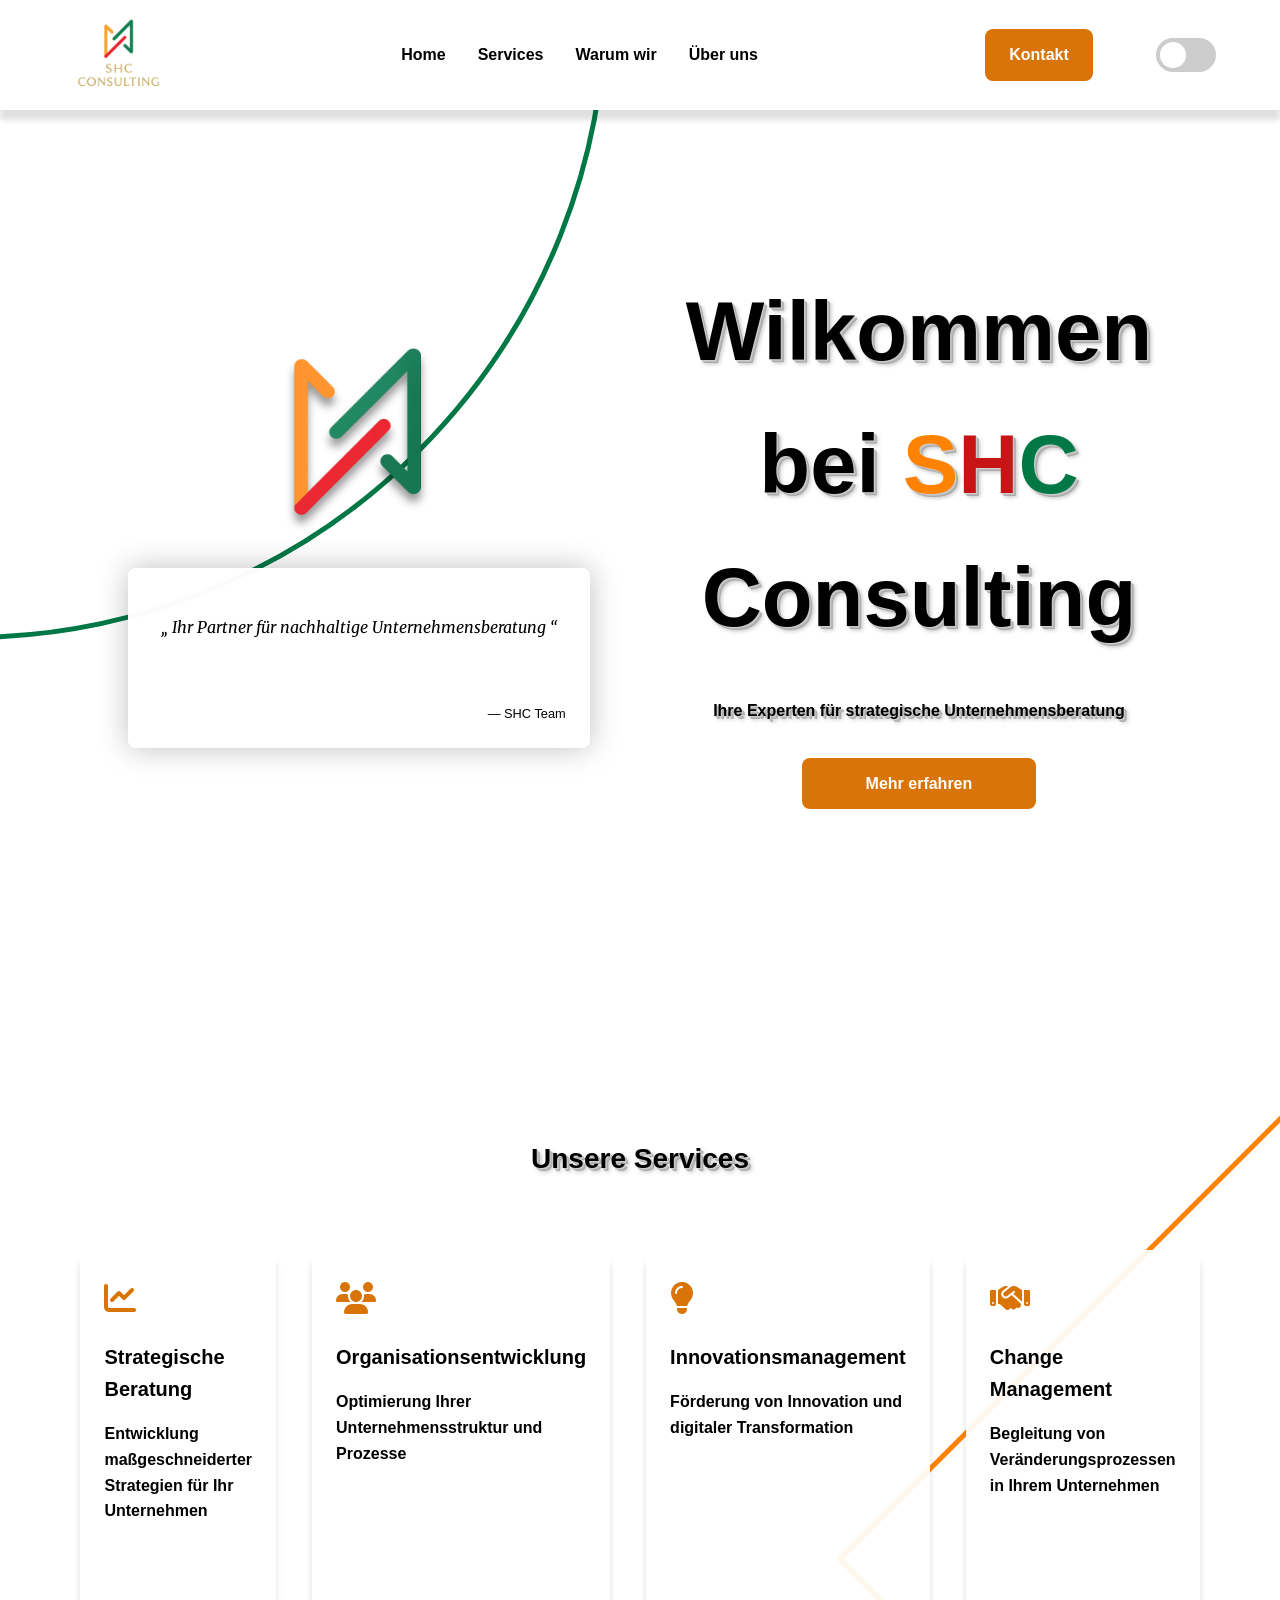
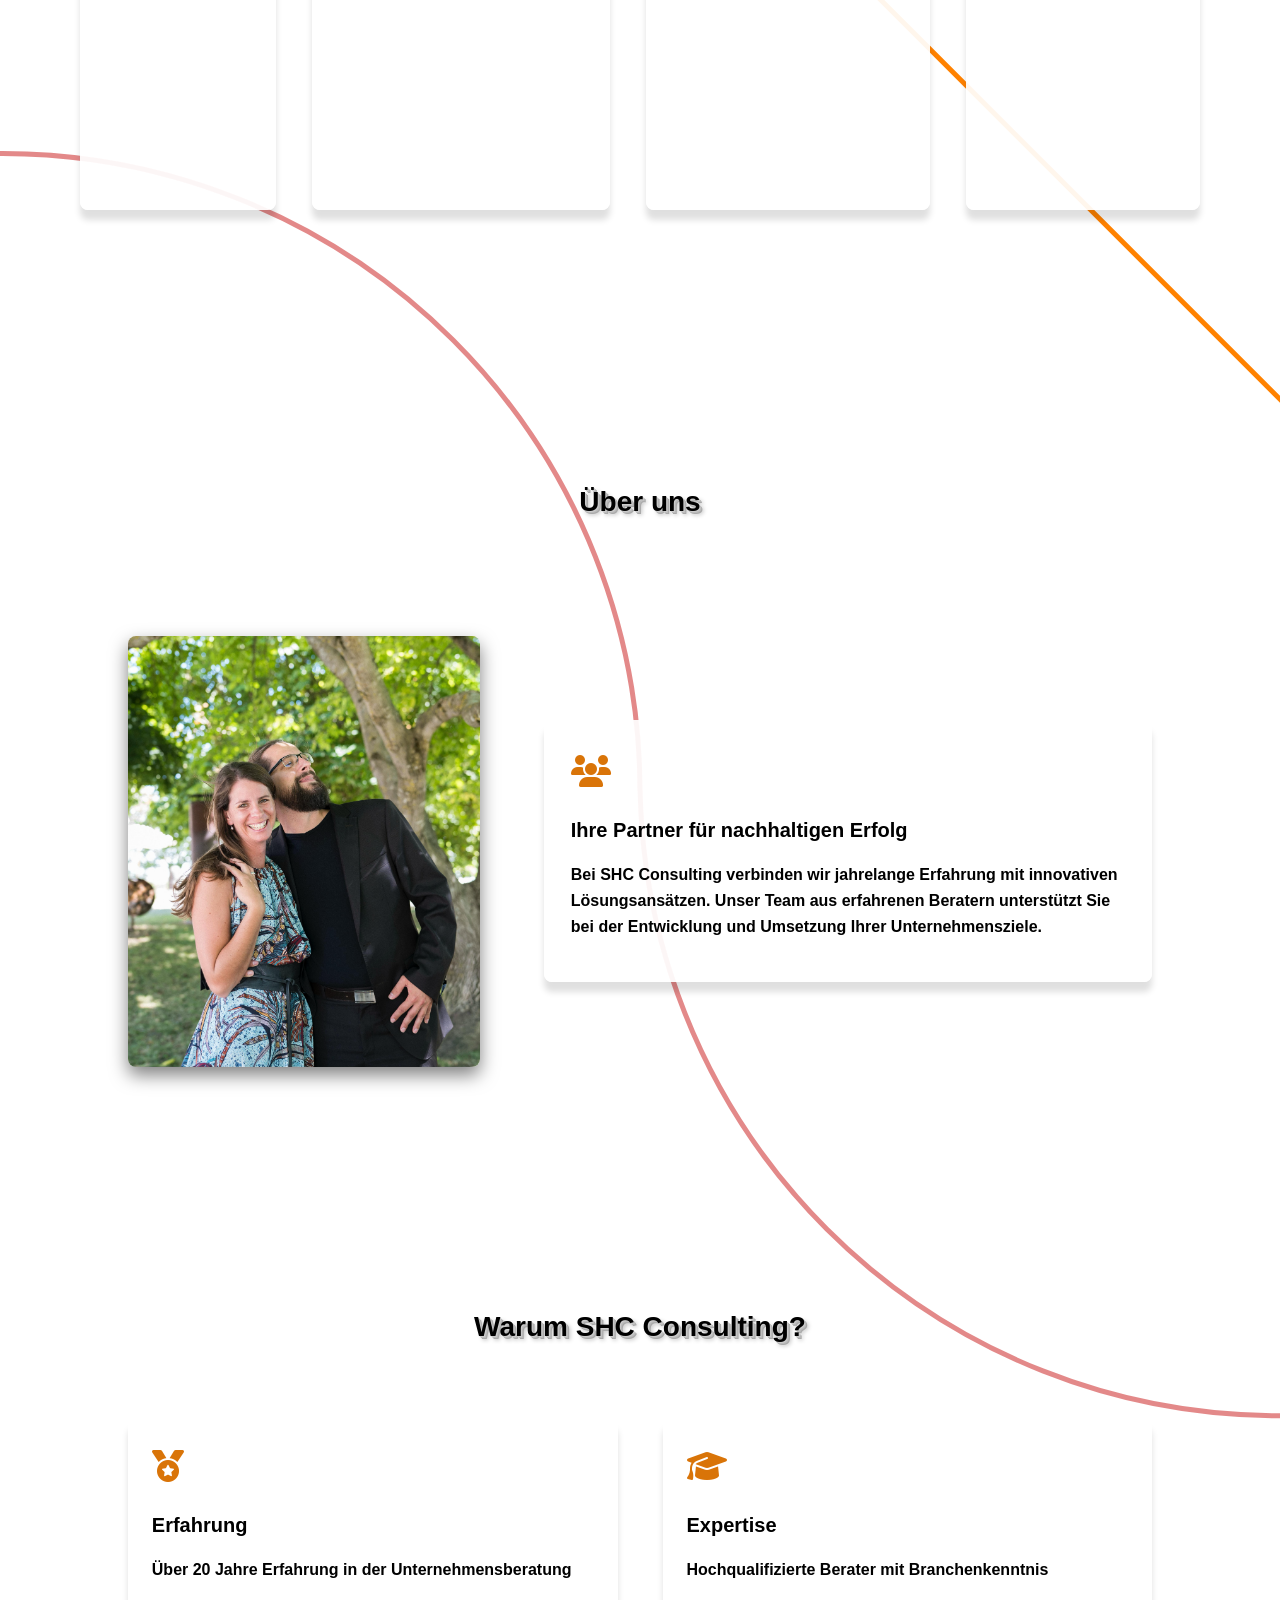
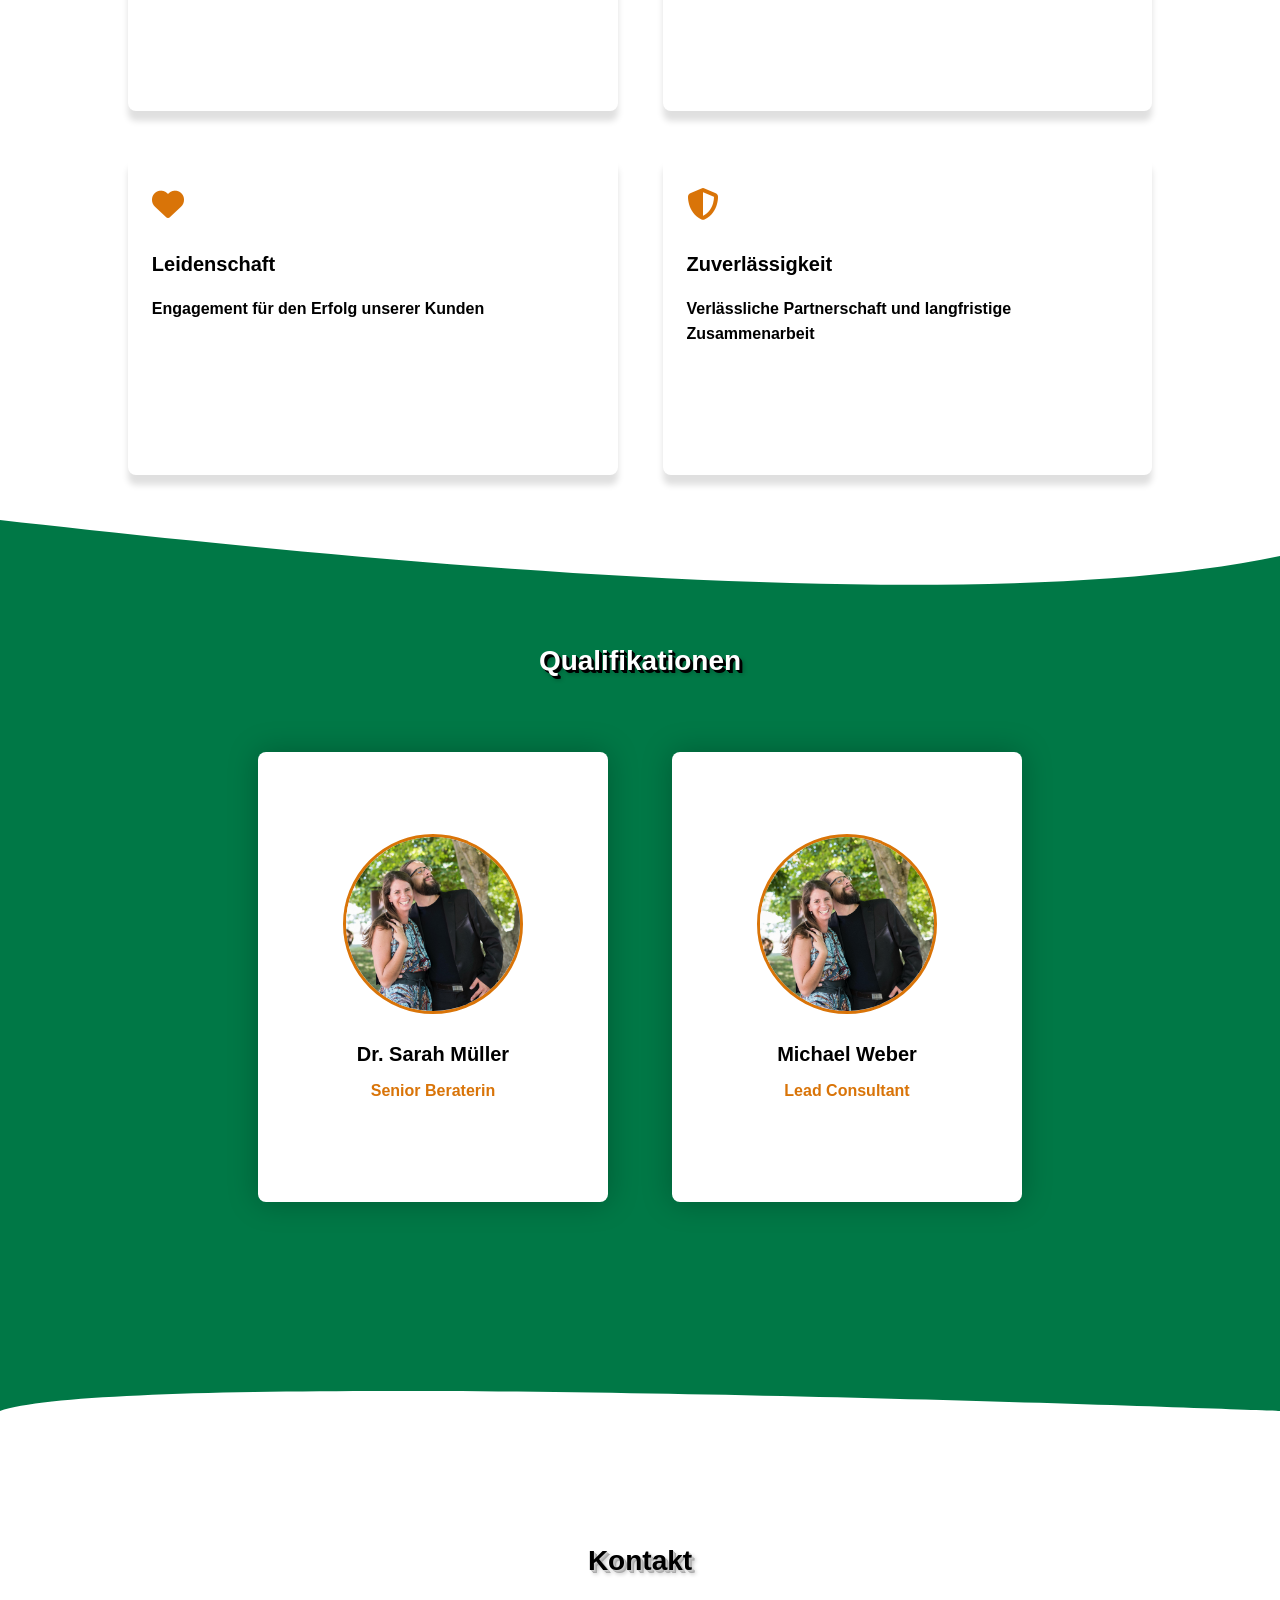
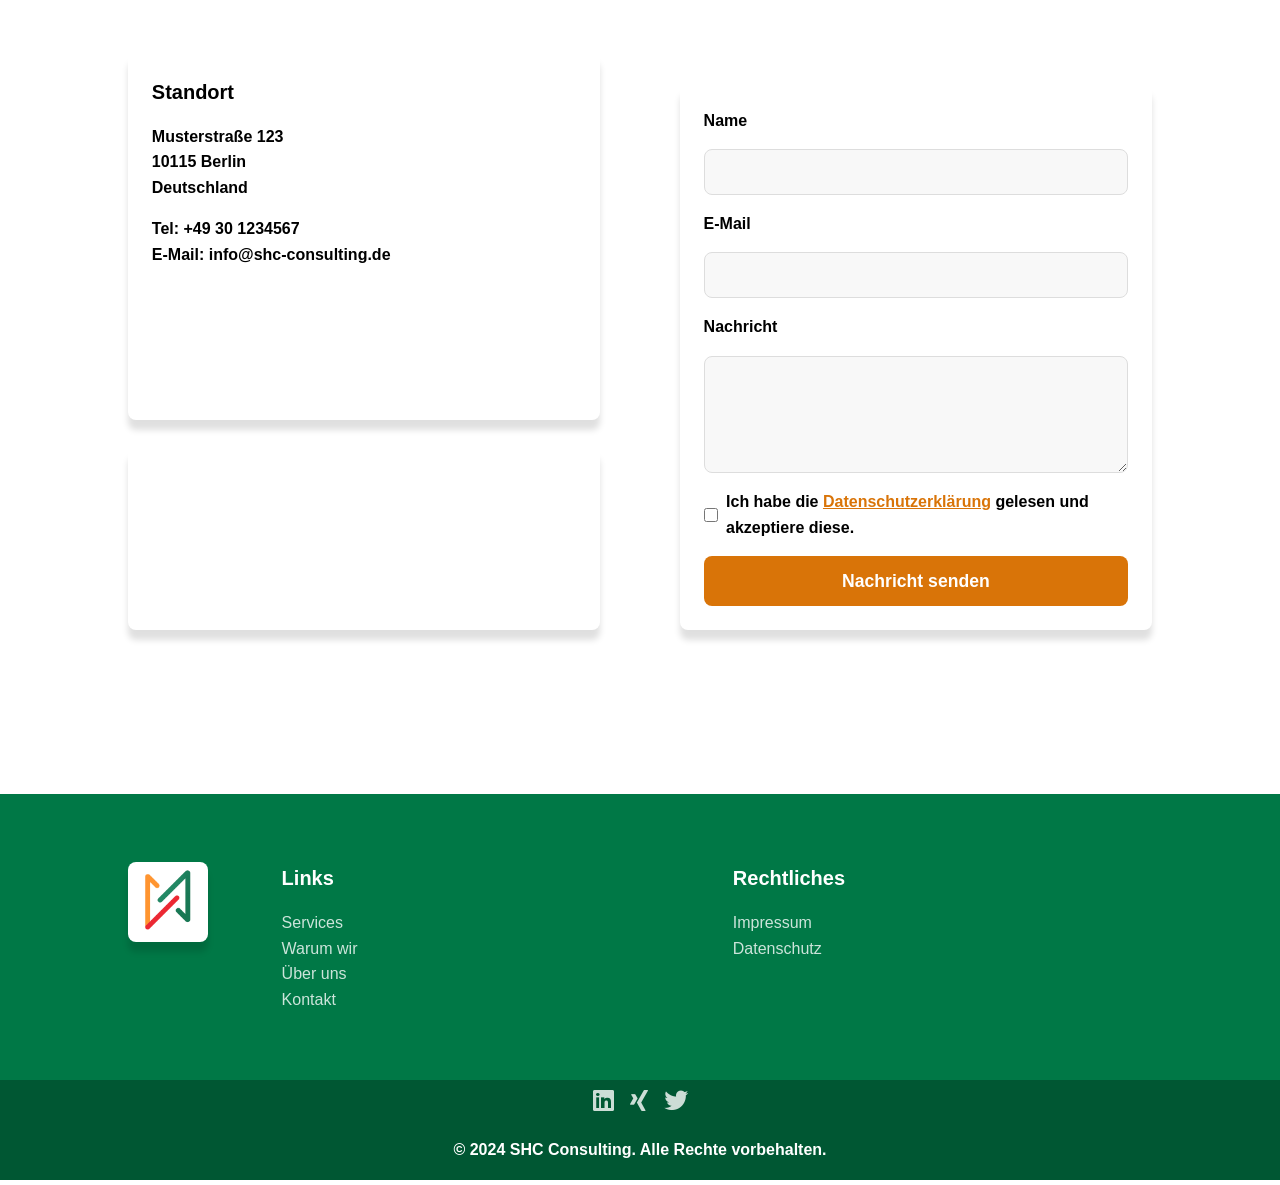
<file: index.html>
<!DOCTYPE html>
<html lang="de">
<head>
    <meta charset="UTF-8">
    <meta name="viewport" content="width=device-width, initial-scale=1.0">
    <title>SHC Consulting</title>
    <link rel="stylesheet" href="styles.css">
    <!-- Font Awesome for icons -->
    <link rel="stylesheet" href="https://cdnjs.cloudflare.com/ajax/libs/font-awesome/6.5.1/css/all.min.css">
    <!--dependency für kursive Schrift-->
    <link href="https://fonts.googleapis.com/css2?family=Merriweather:ital@1&display=swap" rel="stylesheet">
</head>

<body>

    <div class="circle-positioner">
        <div class="hero-circle"></div>
    </div>

    <!--mobile-menu-full-Ansicht-->
    <div class="mobile-menu-full">
        <!-- Dark Mode Toggle im mobilen Menü -->
        <div class="theme-switcher-mobile">
            <label class="theme-toggle-switch">
                <input type="checkbox" class="theme-toggle-input">
                <span class="theme-toggle-slider"></span>
            </label>
        </div>
        <a href="#hero">Home</a>
        <a href="#services">Services</a>
        <a href="#why-us">Warum wir</a>
        <a href="#about">Über uns</a>

        <a href="#contact" class="cta-button-nav">Kontakt</a>
    </div>
    <!-- Mobile Navigation -->
    <nav class="navbar">
        <div class="wrapper navbar-wrapper">
            <div class="logo">
                <img src="/images/shc-logo.png" alt="SHC Consulting Logo">
            </div>
            <button class="hamburger" aria-label="Menü öffnen">
                <i class="fas fa-bars"></i>
            </button>
        </div>
        <!-- Mobile Menu Overlay -->
        <div class="mobile-menu">
            <ul>
                <li><a href="#hero">Home</a></li>
                <li><a href="#services">Services</a></li>
                <li><a href="#why-us">Warum wir</a></li>
                <li><a href="#about">Über uns</a></li>
            </ul>

            <a href="#contact" class="cta-button-nav">Kontakt</a>
        </div>
    </nav>

    <!-- Desktop Navigation -->
    <nav class="desktop-nav">
        <div class="wrapper desktop-nav-wrapper">
            <div class="nav-logo">
                <img src="/images/shc-logo.png" alt="SHC Consulting Logo">
            </div>
            <div class="nav-links">
                <a href="#hero">Home</a>
                <a href="#services">Services</a>
                <a href="#why-us">Warum wir</a>
                <a href="#about">Über uns</a>
            </div>
            <a href="#contact" class="cta-button-nav">Kontakt</a>
            
            <!-- Dark Mode Toggle in Desktop Navigation -->
            <div class="theme-switcher-desktop">
                <label class="theme-toggle-switch">
                    <input type="checkbox" class="theme-toggle-input">
                    <span class="theme-toggle-slider"></span>
                </label>
            </div>
        </div>
    </nav>

    <!-- Hero Section -->
    <section id="hero" class="section">
        <div class="wrapper hero-wrapper">
            <div class="hero-top">
                <div class="hero-logo">
                    <img src="/images/hero-logo.png" alt="SHC Consulting Logo">
                </div>
                <div class="quote-box">
                    <blockquote class="quote-text">
                        „ Ihr Partner für nachhaltige Unternehmensberatung “
                    </blockquote>
                      <blockquote class="quote-author">
                        — Autor
                      </blockquote>
                </div>
            </div>
            <div class="hero-bottom">

                <h1>Wilkommen bei 
                <span class="shc"> <span class="s">S</span><span class="h">H</span><span class="c">C</span>
                </span> 
                Consulting</h1>

                <p>Ihre Experten für strategische Unternehmensberatung</p>
                <div class="cta-container">
                <a href="#about" class="cta-button">Mehr erfahren</a>
                </div>
            </div>
        </div>
    </section>

    <!-- Services Section -->
    <section id="services" class="section">
        
        <div class="square-positioner">
            <div class="services-square"></div>
        </div>

        <h2>Unsere Services</h2>
        <div class="wrapper services-wrapper">
            <div class="service-card">
                <div class="service-icon">
                    <i class="fas fa-chart-line"></i>
                </div>
                <div class="service-content">
                    <h3>Strategische Beratung</h3>
                    <p>Entwicklung maßgeschneiderter Strategien für Ihr Unternehmen</p>
                </div>
            </div>
            <div class="service-card">
                <div class="service-icon">
                    <i class="fas fa-users"></i>
                </div>
                <div class="service-content">
                    <h3>Organisationsentwicklung</h3>
                    <p>Optimierung Ihrer Unternehmensstruktur und Prozesse</p>
                </div>
            </div>
            <div class="service-card">
                <div class="service-icon">
                    <i class="fas fa-lightbulb"></i>
                </div>
                <div class="service-content">
                    <h3>Innovationsmanagement</h3>
                    <p>Förderung von Innovation und digitaler Transformation</p>
                </div>
            </div>
            <div class="service-card">
                <div class="service-icon">
                    <i class="fas fa-handshake"></i>
                </div>
                <div class="service-content">
                    <h3>Change Management</h3>
                    <p>Begleitung von Veränderungsprozessen in Ihrem Unternehmen</p>
                </div>
            </div>
        </div>
    </section>

    <!-- About Us Section -->
    <section id="about" class="section">

        <div class="wave-positioner"> 

            <div class="left-half-circle-cutter"> 
                <div class="left-half-circle"></div>
            </div>           
            
            <div class="right-half-circle-cutter">
                <div class="right-half-circle"></div>
            </div>

        </div>

        <h2>Über uns</h2>
        <div class="wrapper about-wrapper">
            <img class="about-image" src="/images/about-us-2.png" alt="SHC Consulting Team">
            <div class="about-content">
                <div class="about-icon">
                    <i class="fas fa-users"></i>
                </div>
                <h3>Ihre Partner für nachhaltigen Erfolg</h3>
                <p>Bei SHC Consulting verbinden wir jahrelange Erfahrung mit innovativen Lösungsansätzen. Unser Team aus erfahrenen Beratern unterstützt Sie bei der Entwicklung und Umsetzung Ihrer Unternehmensziele.</p>
            </div>
        </div>
    </section>

    <!-- Why Us Section -->
    <section id="why-us" class="section">
        <h2>Warum SHC Consulting?</h2>
        <div class="wrapper why-us-wrapper">
            <div class="why-us-card">
                <div class="why-us-icon">
                    <i class="fas fa-medal"></i>
                </div>
                <div class="why-us-content">
                    <h3>Erfahrung</h3>
                    <p>Über 20 Jahre Erfahrung in der Unternehmensberatung</p>
                </div>
            </div>
            <div class="why-us-card">
                <div class="why-us-icon">
                    <i class="fas fa-graduation-cap"></i>
                </div>
                <div class="why-us-content">
                    <h3>Expertise</h3>
                    <p>Hochqualifizierte Berater mit Branchenkenntnis</p>
                </div>
            </div>
            <div class="why-us-card">
                <div class="why-us-icon">
                    <i class="fas fa-heart"></i>
                </div>
                <div class="why-us-content">
                    <h3>Leidenschaft</h3>
                    <p>Engagement für den Erfolg unserer Kunden</p>
                </div>
            </div>
            <div class="why-us-card">
                <div class="why-us-icon">
                    <i class="fas fa-shield-alt"></i>
                </div>
                <div class="why-us-content">
                    <h3>Zuverlässigkeit</h3>
                    <p>Verlässliche Partnerschaft und langfristige Zusammenarbeit</p>
                </div>
            </div>
        </div>
    </section>

    <!--qualifikationen Sektion-->
    <section class="section" id="qualifications">
        <h2>Qualifikationen</h2>
        <div class="wrapper qualifications-wrapper">
            <div class="flip-card">
                <div class="flip-card-inner">
                    <div class="flip-card-front">
                        <img src="/images/about-us.png" alt="Dr. Sarah Müller" class="flip-card-image">
                        <h3>Dr. Sarah Müller</h3>
                        <p>Senior Beraterin</p>
                    </div>
                    <div class="flip-card-back">
                        <h3>Dr. Sarah Müller</h3>
                        <ul>
                            <li>PhD in Wirtschaftswissenschaften</li>
                            <li>15+ Jahre Beratungserfahrung</li>
                            <li>Spezialisierung: Strategische Planung</li>
                            <li>Zertifizierte Change Managerin</li>
                        </ul>
                    </div>
                </div>
            </div>
            <div class="flip-card">
                <div class="flip-card-inner">
                    <div class="flip-card-front">
                        <img src="/images/about-us-2.png" alt="Michael Weber" class="flip-card-image">
                        <h3>Michael Weber</h3>
                        <p>Lead Consultant</p>
                    </div>
                    <div class="flip-card-back">
                        <h3>Michael Weber</h3>
                        <ul>
                            <li>MBA in Business Administration</li>
                            <li>12+ Jahre Branchenerfahrung</li>
                            <li>Spezialisierung: Organisationsentwicklung</li>
                            <li>Agile Coach Zertifizierung</li>
                        </ul>
                    </div>
                </div>
            </div>
        </div>
    </section>

    <!-- Contact Section -->
    <section id="contact" class = "section">
        <h2>Kontakt</h2>
        <div class="wrapper contact-wrapper">
            <div class="contact-map-info-wrapper">
                <div class="contact-info">
                    <h3>Standort</h3>
                    <p>Musterstraße 123<br>10115 Berlin<br>Deutschland</p>
                    <p>Tel: +49 30 1234567<br>E-Mail: info@shc-consulting.de</p>
                </div>
                <div class="contact-map">
                    <iframe src="https://www.google.com/maps/embed?pb=!1m18!1m12!1m3!1d2482.5!2d13.4!3d52.5!2m3!1f0!2f0!3f0!3m2!1i1024!2i768!4f13.1!3m3!1m2!1s0x0%3A0x0!2zNTLCsDMwJzAwLjAiTiAxM8KwMjQnMDAuMCJF!5e0!3m2!1sde!2sde!4v1234567890!5m2!1sde!2sde" width="100%" height="100%" style="border:0;" allowfullscreen="" loading="lazy"></iframe>
                </div>
            </div>
            <form class="contact-form-new">
                <label for="name">Name</label>
                <input type="text" id="name" name="name" required autocomplete="name">
                <label for="email">E-Mail</label>
                <input type="email" id="email" name="email" required autocomplete="email">
                <label for="message">Nachricht</label>
                <textarea id="message" name="message" rows="5" required></textarea>
                <div class="form-checkbox">
                    <input type="checkbox" id="privacy" name="privacy" required>
                    <label for="privacy">Ich habe die <a href="datenschutz.html">Datenschutzerklärung</a> gelesen und akzeptiere diese.</label>
                </div>
                <button type="submit">Nachricht senden</button>
            </form>
        </div>
    </section>

    <!-- Footer -->
    <footer class="footer">
        <div class="wrapper footer-wrapper">
            <img class="footer-logo" src="/images/footer-logo.png" alt="SHC Consulting Logo">
            <div class="footer-links">
                <div class="footer-section">
                    <h4>Links</h4>
                    <ul>
                        <li><a href="#services">Services</a></li>
                        <li><a href="#why-us">Warum wir</a></li>
                        <li><a href="#about">Über uns</a></li>
                        <li><a href="#contact">Kontakt</a></li>
                    </ul>
                </div>
                <div class="footer-section">
                    <h4>Rechtliches</h4>
                    <ul>
                        <li><a href="impressum.html">Impressum</a></li>
                        <li><a href="datenschutz.html">Datenschutz</a></li>
                    </ul>
                </div>
            </div>
        </div>
        <div class="footer-stamp">
            <div class="social-icons">
                <a href="#" aria-label="LinkedIn"><i class="fab fa-linkedin"></i></a>
                <a href="#" aria-label="Xing"><i class="fab fa-xing"></i></a>
                <a href="#" aria-label="Twitter"><i class="fab fa-twitter"></i></a>
            </div>
            <p>&copy; 2024 SHC Consulting. Alle Rechte vorbehalten.</p>
        </div>
    </footer>

    <!--script-tag-->
    <script src="citations.js"></script>
    <script src="mobilemenu.js"></script>
    <script src="calculateHeight.js"></script>
    <script src="qualifications.js"></script>
    <script src="darkmode.js"></script>

</body>
</html>
</file>
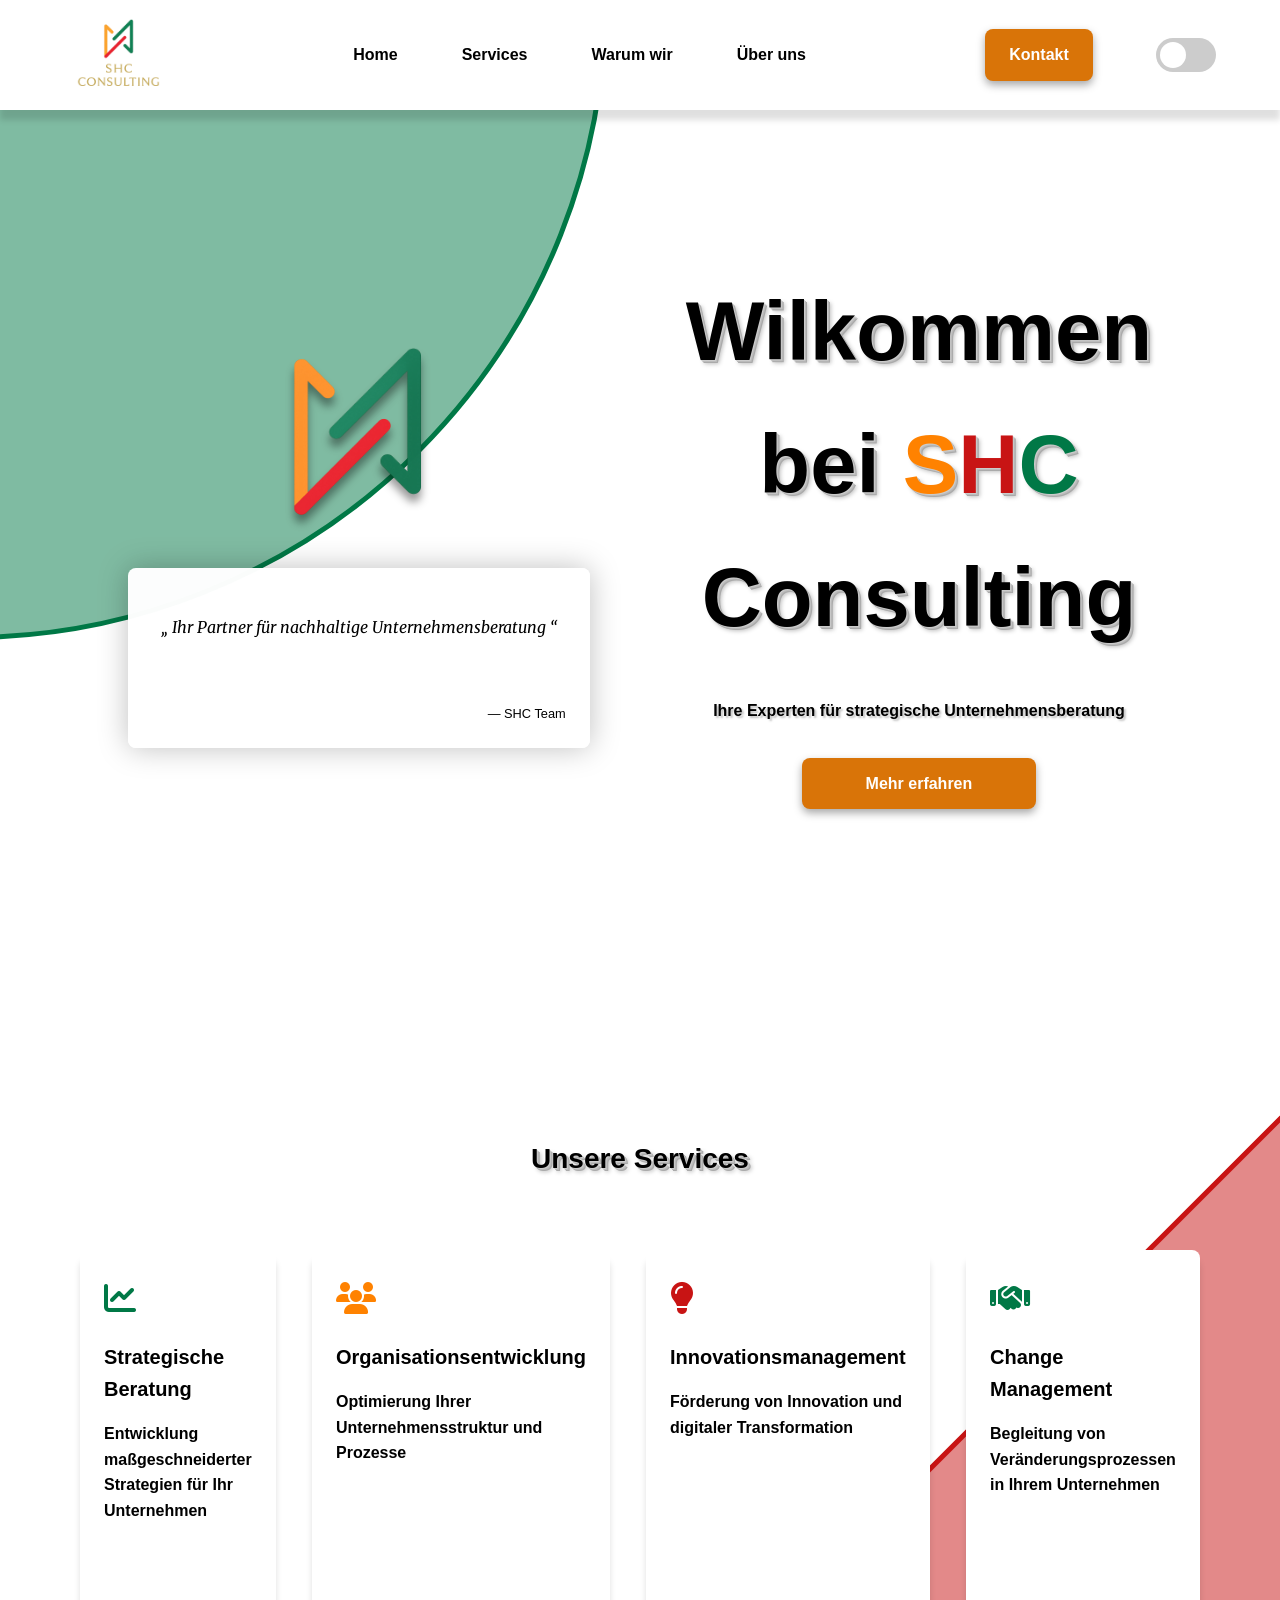
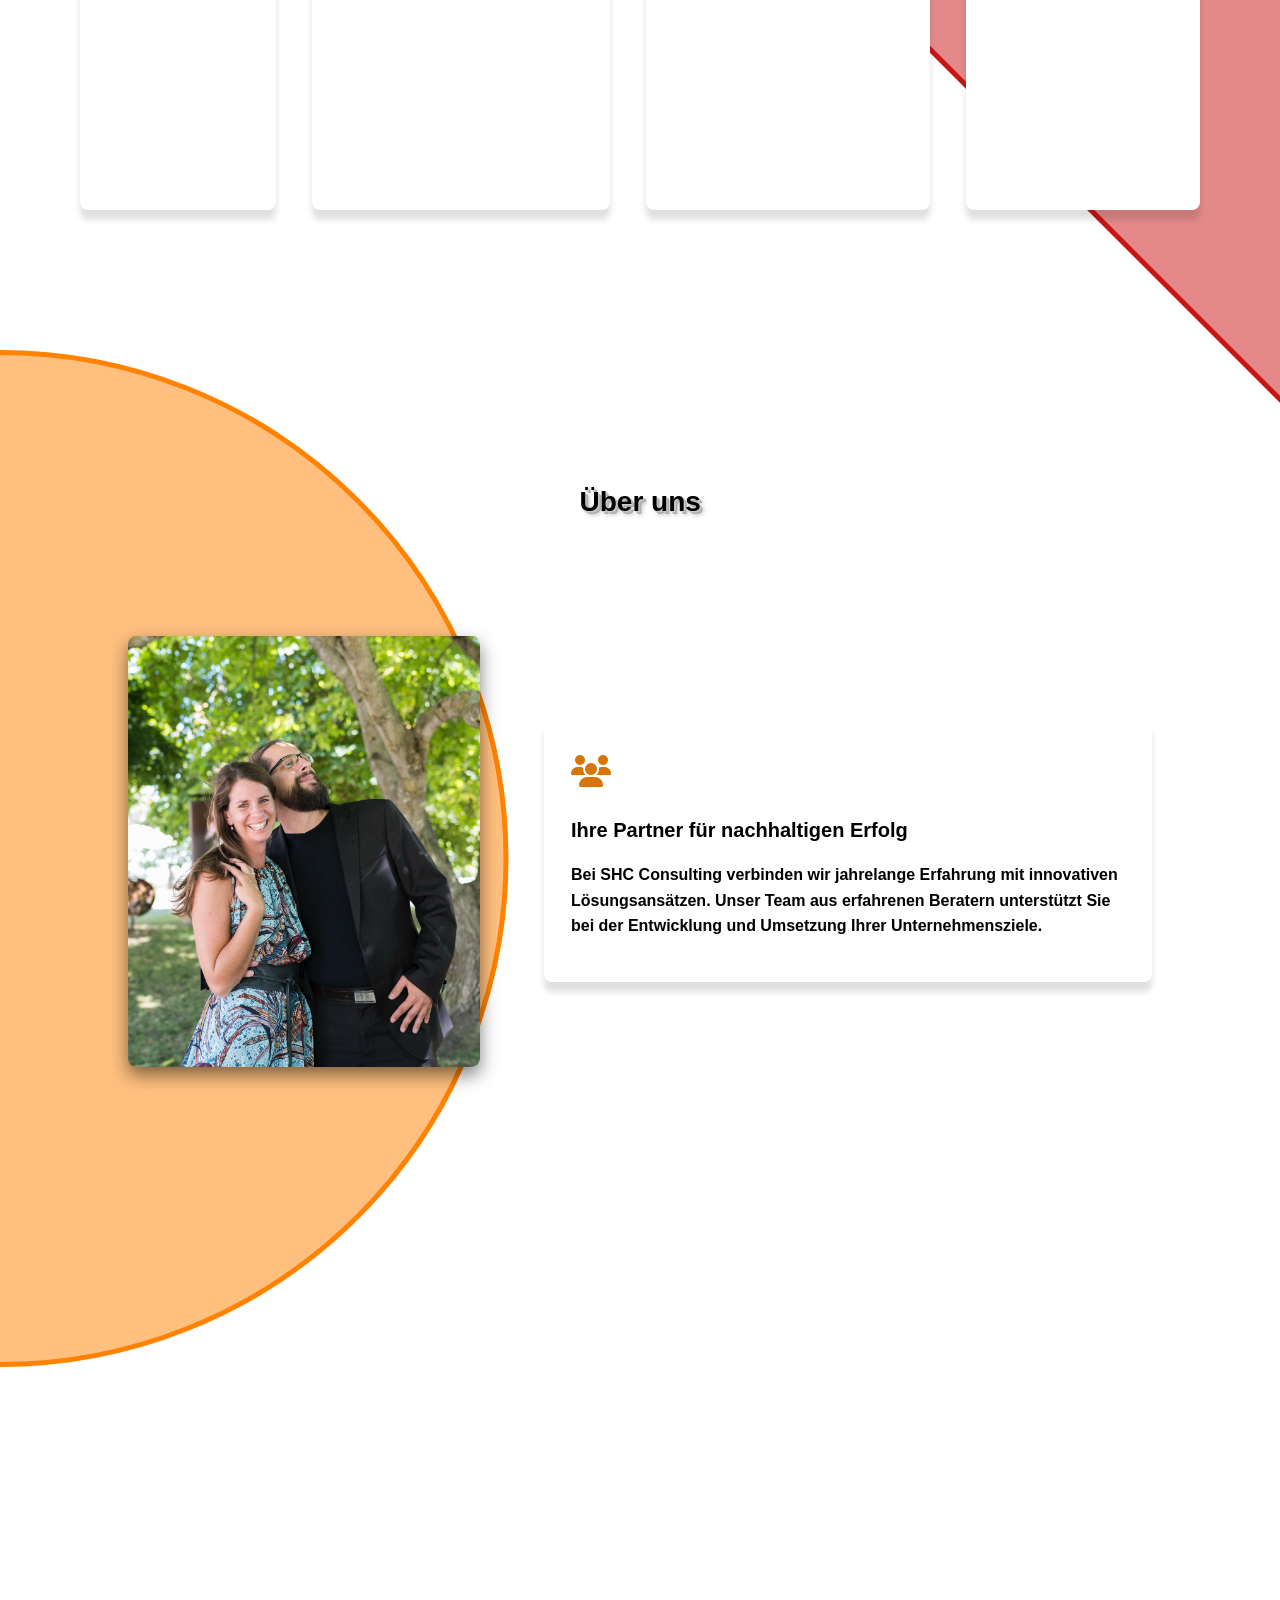
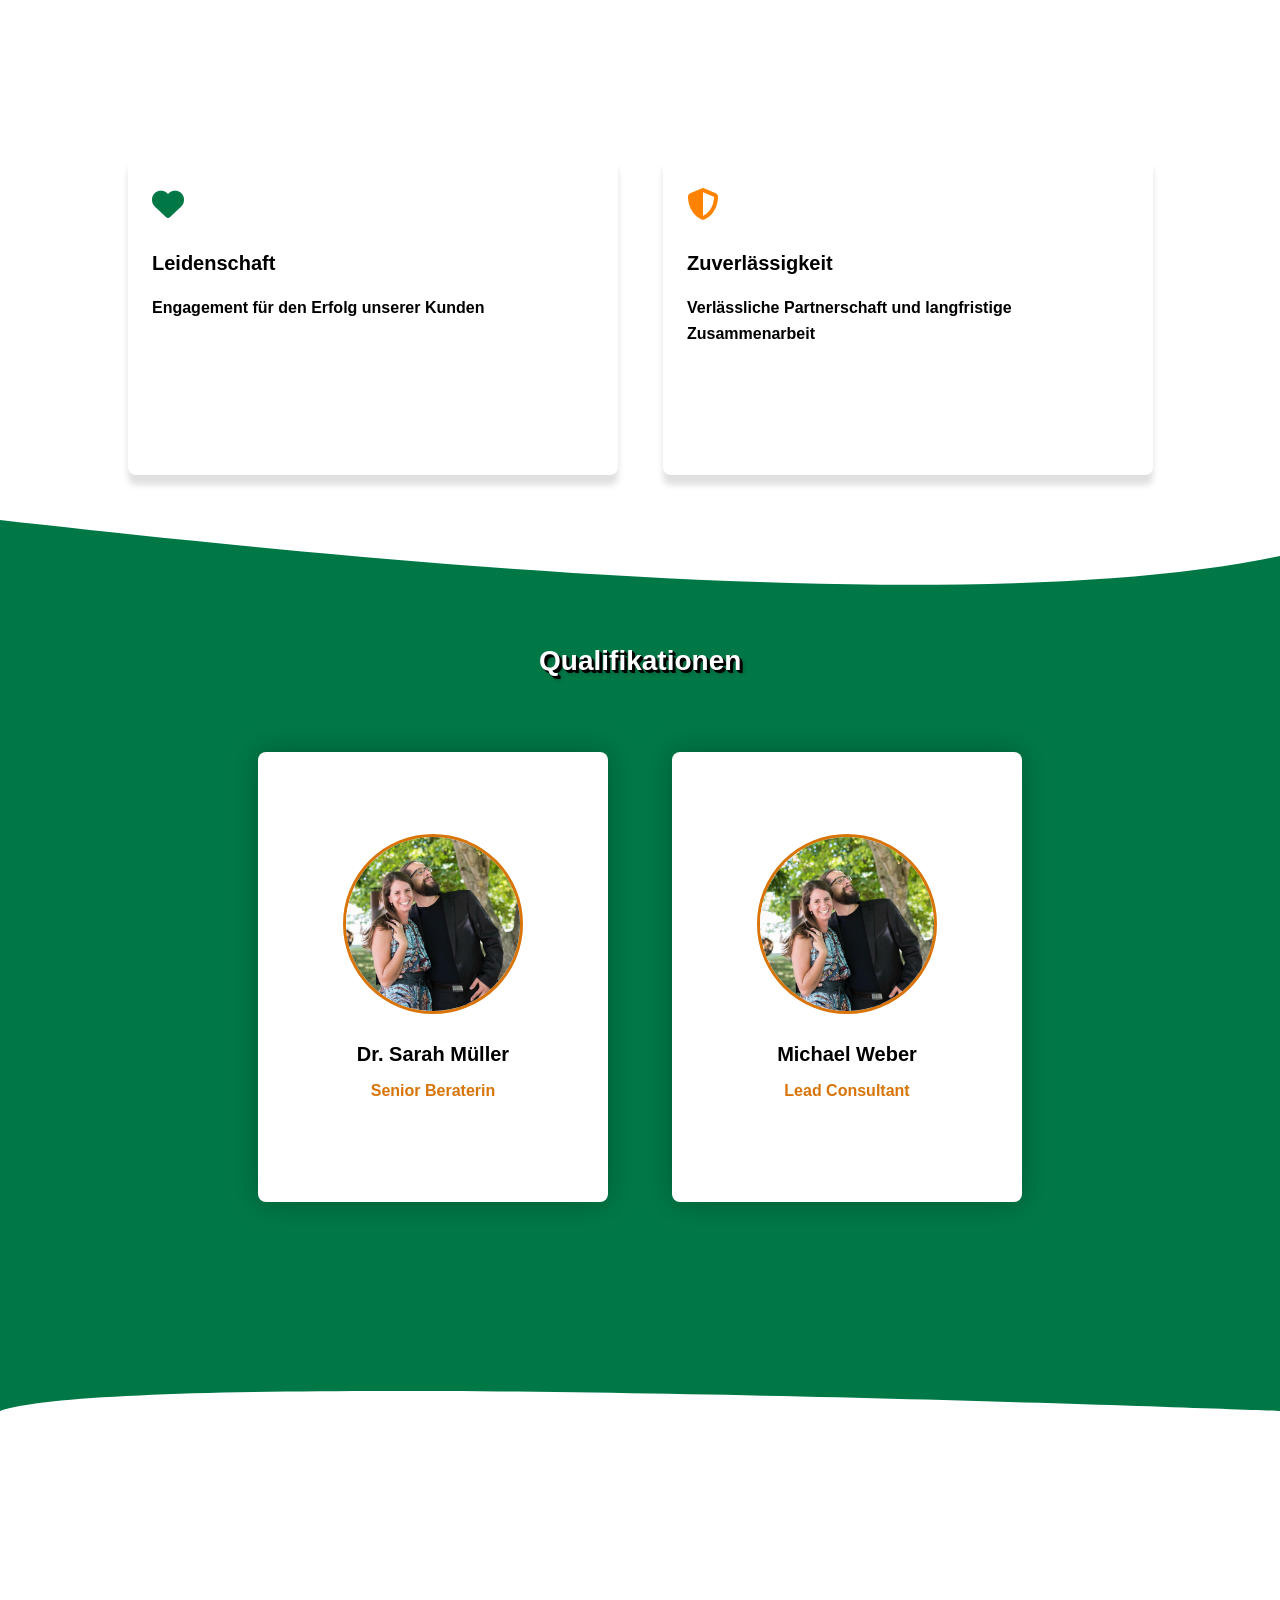
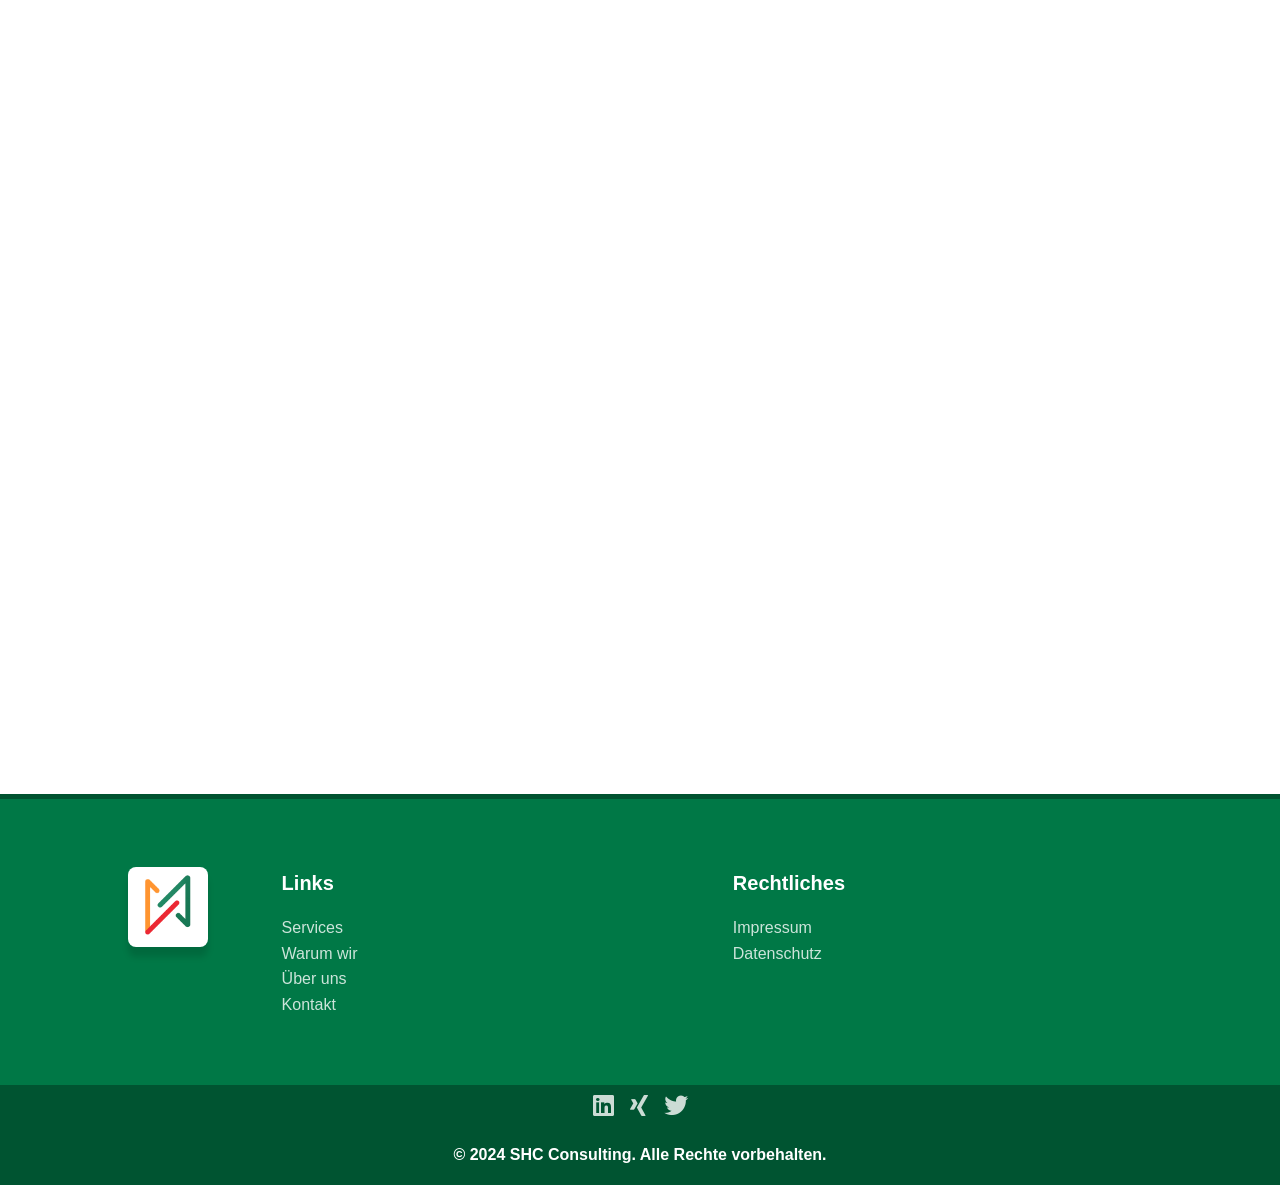
<file: SHC-Homepage/index.html>
<!DOCTYPE html>
<html lang="de">
<head>
    <meta charset="UTF-8">
    <meta name="viewport" content="width=device-width, initial-scale=1.0">
    <title>SHC Consulting</title>
    <link rel="stylesheet" href="styles.css">
    <!-- Font Awesome for icons -->
    <link rel="stylesheet" href="https://cdnjs.cloudflare.com/ajax/libs/font-awesome/6.5.1/css/all.min.css">
    <!--dependency für kursive Schrift-->
    <link href="https://fonts.googleapis.com/css2?family=Merriweather:ital@1&display=swap" rel="stylesheet">
</head>


<body>
    <div class="circle-positioner">
        <div class="hero-circle"></div>
    </div>

    <!--mobile-menu-full-Ansicht-->
    <div class="mobile-menu-full">
        <!-- Dark Mode Toggle im mobilen Menü -->
        <div class="theme-switcher-mobile">
            <label class="theme-toggle-switch">
                <input type="checkbox" class="theme-toggle-input">
                <span class="theme-toggle-slider"></span>
            </label>
        </div>
        <a href="#hero">Home</a>
        <a href="#services">Services</a>
        <a href="#why-us">Warum wir</a>
        <a href="#about">Über uns</a>
        <a href="#contact" class="cta-button-nav">Kontakt</a>
    </div>
    <!-- Mobile Navigation -->
    <nav class="navbar">
        <div class="wrapper navbar-wrapper">
            <div class="logo">
                <img src="/images/shc-logo.png" alt="SHC Consulting Logo">
            </div>
            <button class="hamburger" aria-label="Menü öffnen">
                <i class="fas fa-bars"></i>
            </button>
        </div>
        <!-- Mobile Menu Overlay -->
        <div class="mobile-menu">
            <ul>
                <li><a href="#hero">Home</a></li>
                <li><a href="#services">Services</a></li>
                <li><a href="#why-us">Warum wir</a></li>
                <li><a href="#about">Über uns</a></li>
            </ul>

            <a href="#contact" class="cta-button-nav">Kontakt</a>
        </div>
    </nav>

    <!-- Desktop Navigation -->
    <nav class="desktop-nav">
        <div class="wrapper desktop-nav-wrapper">
            <div class="nav-logo">
                <img src="/images/shc-logo.png" alt="SHC Consulting Logo">
            </div>
            <div class="nav-links">
                <a href="#hero">Home</a>
                <a href="#services">Services</a>
                <a href="#why-us">Warum wir</a>
                <a href="#about">Über uns</a>
            </div>
            <a href="#contact" class="cta-button-nav">Kontakt</a>
            
            <!-- Dark Mode Toggle in Desktop Navigation -->
            <div class="theme-switcher-desktop">
                <label class="theme-toggle-switch">
                    <input type="checkbox" class="theme-toggle-input">
                    <span class="theme-toggle-slider"></span>
                </label>
            </div>
        </div>
    </nav>

    <!-- Hero Section -->
    <section id="hero" class="section">
        <div class="wrapper hero-wrapper">
            <div class="hero-top">
                <div class="hero-logo">
                    <img src="/images/hero-logo.png" alt="SHC Consulting Logo">
                </div>
                <div class="quote-box">
                    <blockquote class="quote-text">
                        „ Ihr Partner für nachhaltige Unternehmensberatung “
                    </blockquote>
                      <blockquote class="quote-author">
                        — Autor
                      </blockquote>
                </div>
            </div>
            <div class="hero-bottom">

                <h1>Wilkommen bei 
                <span class="shc"> <span class="s">S</span><span class="h">H</span><span class="c">C</span>
                </span> 
                Consulting</h1>

                <p>Ihre Experten für strategische Unternehmensberatung</p>
                <div class="cta-container">
                <a href="#about" class="cta-button">Mehr erfahren</a>
                </div>
            </div>
        </div>
    </section>

    <!-- Services Section -->
    <section id="services" class="section">
        
        <div class="square-positioner">
            <div class="services-square"></div>
        </div>

        <h2 class="scroll-reveal">Unsere Services</h2>
        <div class="wrapper services-wrapper">
            <div class="service-card scroll-reveal">
                <div class="service-icon" id="service-icon-1">
                    <i class="fas fa-chart-line"></i>
                </div>
                <div class="service-content">
                    <h3>Strategische Beratung</h3>
                    <p>Entwicklung maßgeschneiderter Strategien für Ihr Unternehmen</p>
                </div>
            </div>
            <div class="service-card scroll-reveal">
                <div class="service-icon" id="service-icon-2">
                    <i class="fas fa-users"></i>
                </div>
                <div class="service-content">
                    <h3>Organisationsentwicklung</h3>
                    <p>Optimierung Ihrer Unternehmensstruktur und Prozesse</p>
                </div>
            </div>
            <div class="service-card scroll-reveal">
                <div class="service-icon" id="service-icon-3">
                    <i class="fas fa-lightbulb"></i>
                </div>
                <div class="service-content">
                    <h3>Innovationsmanagement</h3>
                    <p>Förderung von Innovation und digitaler Transformation</p>
                </div>
            </div>
            <div class="service-card scroll-reveal">
                <div class="service-icon" id="service-icon-4">
                    <i class="fas fa-handshake"></i>
                </div>
                <div class="service-content">
                    <h3>Change Management</h3>
                    <p>Begleitung von Veränderungsprozessen in Ihrem Unternehmen</p>
                </div>
            </div>
        </div>
    </section>

    <!-- About Us Section -->
    <section id="about" class="section">

        <div class="about-circle-positioner">
            <div class="about-circle"></div>
        </div>
        <!--
        <div class="wave-positioner"> 

            <div class="left-half-circle-cutter"> 
                <div class="left-half-circle"></div>
            </div>           
            
            <div class="right-half-circle-cutter">
                <div class="right-half-circle"></div>
            </div>
        -->

        </div>

        <h2 class="scroll-reveal">Über uns</h2>
        <div class="wrapper about-wrapper">
            <img class="about-image scroll-reveal" src="/images/about-us-2.png" alt="SHC Consulting Team">
            <div class="about-content scroll-reveal">
                <div class="about-icon">
                    <i class="fas fa-users"></i>
                </div>
                <h3>Ihre Partner für nachhaltigen Erfolg</h3>
                <p>Bei SHC Consulting verbinden wir jahrelange Erfahrung mit innovativen Lösungsansätzen. Unser Team aus erfahrenen Beratern unterstützt Sie bei der Entwicklung und Umsetzung Ihrer Unternehmensziele.</p>
            </div>
        </div>
    </section>

    <!-- Why Us Section -->
    <section id="why-us" class="section">
        <h2 class="scroll-reveal">Warum SHC Consulting?</h2>
        <div class="wrapper why-us-wrapper">
            <div class="why-us-card scroll-reveal">
                <div class="why-us-icon" id="why-us-icon-1">
                    <i class="fas fa-medal"></i>
                </div>
                <div class="why-us-content">
                    <h3>Erfahrung</h3>
                    <p>Über 20 Jahre Erfahrung in der Unternehmensberatung</p>
                </div>
            </div>
            <div class="why-us-card scroll-reveal">
                <div class="why-us-icon" id="why-us-icon-2">
                    <i class="fas fa-graduation-cap"></i>
                </div>
                <div class="why-us-content">
                    <h3>Expertise</h3>
                    <p>Hochqualifizierte Berater mit Branchenkenntnis</p>
                </div>
            </div>
            <div class="why-us-card scroll-reveal">
                <div class="why-us-icon" id="why-us-icon-3">
                    <i class="fas fa-heart"></i>
                </div>
                <div class="why-us-content">
                    <h3>Leidenschaft</h3>
                    <p>Engagement für den Erfolg unserer Kunden</p>
                </div>
            </div>
            <div class="why-us-card scroll-reveal">
                <div class="why-us-icon" id="why-us-icon-4">
                    <i class="fas fa-shield-alt"></i>
                </div>
                <div class="why-us-content">
                    <h3>Zuverlässigkeit</h3>
                    <p>Verlässliche Partnerschaft und langfristige Zusammenarbeit</p>
                </div>
            </div>
        </div>
    </section>

    <!--qualifikationen Sektion-->
    <section class="section" id="qualifications">
        <h2 class="scroll-reveal">Qualifikationen</h2>
        <div class="wrapper qualifications-wrapper">
            <div class="flip-card scroll-reveal">
                <div class="flip-card-inner">
                    <div class="flip-card-front">
                        <img src="/images/about-us.png" alt="Dr. Sarah Müller" class="flip-card-image">
                        <h3 id="flip-card-2-name">Dr. Sarah Müller</h3>
                        <p>Senior Beraterin</p>
                    </div>
                    <div class="flip-card-back">
                        <h3>Dr. Sarah Müller</h3>
                        <ul>
                            <li>PhD in Wirtschaftswissenschaften</li>
                            <li>15+ Jahre Beratungserfahrung</li>
                            <li>Spezialisierung: Strategische Planung</li>
                            <li>Zertifizierte Change Managerin</li>
                        </ul>
                    </div>
                </div>
            </div>
            <div class="flip-card scroll-reveal">
                <div class="flip-card-inner">
                    <div class="flip-card-front">
                        <img src="/images/about-us-2.png" alt="Michael Weber" class="flip-card-image">
                        <h3>Michael Weber</h3>
                        <p>Lead Consultant</p>
                    </div>
                    <div class="flip-card-back">
                        <h3>Michael Weber</h3>
                        <ul>
                            <li>MBA in Business Administration</li>
                            <li>12+ Jahre Branchenerfahrung</li>
                            <li>Spezialisierung: Organisationsentwicklung</li>
                            <li>Agile Coach Zertifizierung</li>
                        </ul>
                    </div>
                </div>
            </div>
        </div>
    </section>

    <!-- Contact Section -->
    <section id="contact" class = "section">
        <h2 class="scroll-reveal">Kontakt</h2>
        <div class="wrapper contact-wrapper">
            <div class="contact-map-info-wrapper">
                <div class="contact-info scroll-reveal">
                    <h3><i class="fas fa-map-marker-alt" id="contact-icon-1"></i> Standort</h3>
                    <p><i class="fas fa-building" id="contact-icon-2"></i> Musterstraße 123<br>10115 Berlin<br>Deutschland</p>
                    <p><i class="fas fa-phone" id="contact-icon-3"></i> Tel: +49 30 1234567<br><i class="fas fa-envelope" id="contact-icon-4"></i> E-Mail: info@shc-consulting.de</p>
                </div>
                <div class="contact-map scroll-reveal">
                    <iframe src="https://www.google.com/maps/embed?pb=!1m18!1m12!1m3!1d2482.5!2d13.4!3d52.5!2m3!1f0!2f0!3f0!3m2!1i1024!2i768!4f13.1!3m3!1m2!1s0x0%3A0x0!2zNTLCsDMwJzAwLjAiTiAxM8KwMjQnMDAuMCJF!5e0!3m2!1sde!2sde!4v1234567890!5m2!1sde!2sde" width="100%" height="100%" style="border:0;" allowfullscreen="" loading="lazy"></iframe>
                </div>
            </div>
            <form class="contact-form-new scroll-reveal">
                <label for="name">Name</label>
                <input type="text" id="name" name="name" required autocomplete="name">
                <label for="email">E-Mail</label>
                <input type="email" id="email" name="email" required autocomplete="email">
                <label for="message">Nachricht</label>
                <textarea id="message" name="message" rows="5" required></textarea>
                <div class="form-checkbox">
                    <input type="checkbox" id="privacy" name="privacy" required>
                    <label for="privacy">Ich habe die <a href="datenschutz.html">Datenschutzerklärung</a> gelesen und akzeptiere diese.</label>
                </div>
                <button type="submit">Nachricht senden</button>
            </form>
        </div>
    </section>

    <!-- Footer -->
    <footer class="footer">
        <div class="wrapper footer-wrapper">
            <img class="footer-logo" src="/images/footer-logo.png" alt="SHC Consulting Logo">
            <div class="footer-links">
                <div class="footer-section">
                    <h4>Links</h4>
                    <ul>
                        <li><a href="#services">Services</a></li>
                        <li><a href="#why-us">Warum wir</a></li>
                        <li><a href="#about">Über uns</a></li>
                        <li><a href="#contact">Kontakt</a></li>
                    </ul>
                </div>
                <div class="footer-section">
                    <h4>Rechtliches</h4>
                    <ul>
                        <li><a href="impressum.html">Impressum</a></li>
                        <li><a href="datenschutz.html">Datenschutz</a></li>
                    </ul>
                </div>
            </div>
        </div>
        <div class="footer-stamp">
            <div class="social-icons">
                <a href="#" aria-label="LinkedIn"><i class="fab fa-linkedin"></i></a>
                <a href="#" aria-label="Xing"><i class="fab fa-xing"></i></a>
                <a href="#" aria-label="Twitter"><i class="fab fa-twitter"></i></a>
            </div>
            <p>&copy; 2024 SHC Consulting. Alle Rechte vorbehalten.</p>
        </div>
    </footer>

    <!--script-tag-->
    <script src="citations.js"></script>
    <script src="mobilemenu.js"></script>
    <script src="calculateHeight.js"></script>
    <script src="qualifications.js"></script>
    <script src="darkmode.js"></script>
    <script src="scroll-reveal.js"></script>
    <script src="cockpit.js"></script>
    <script src="home.js"></script>

</body>
</html>
</file>
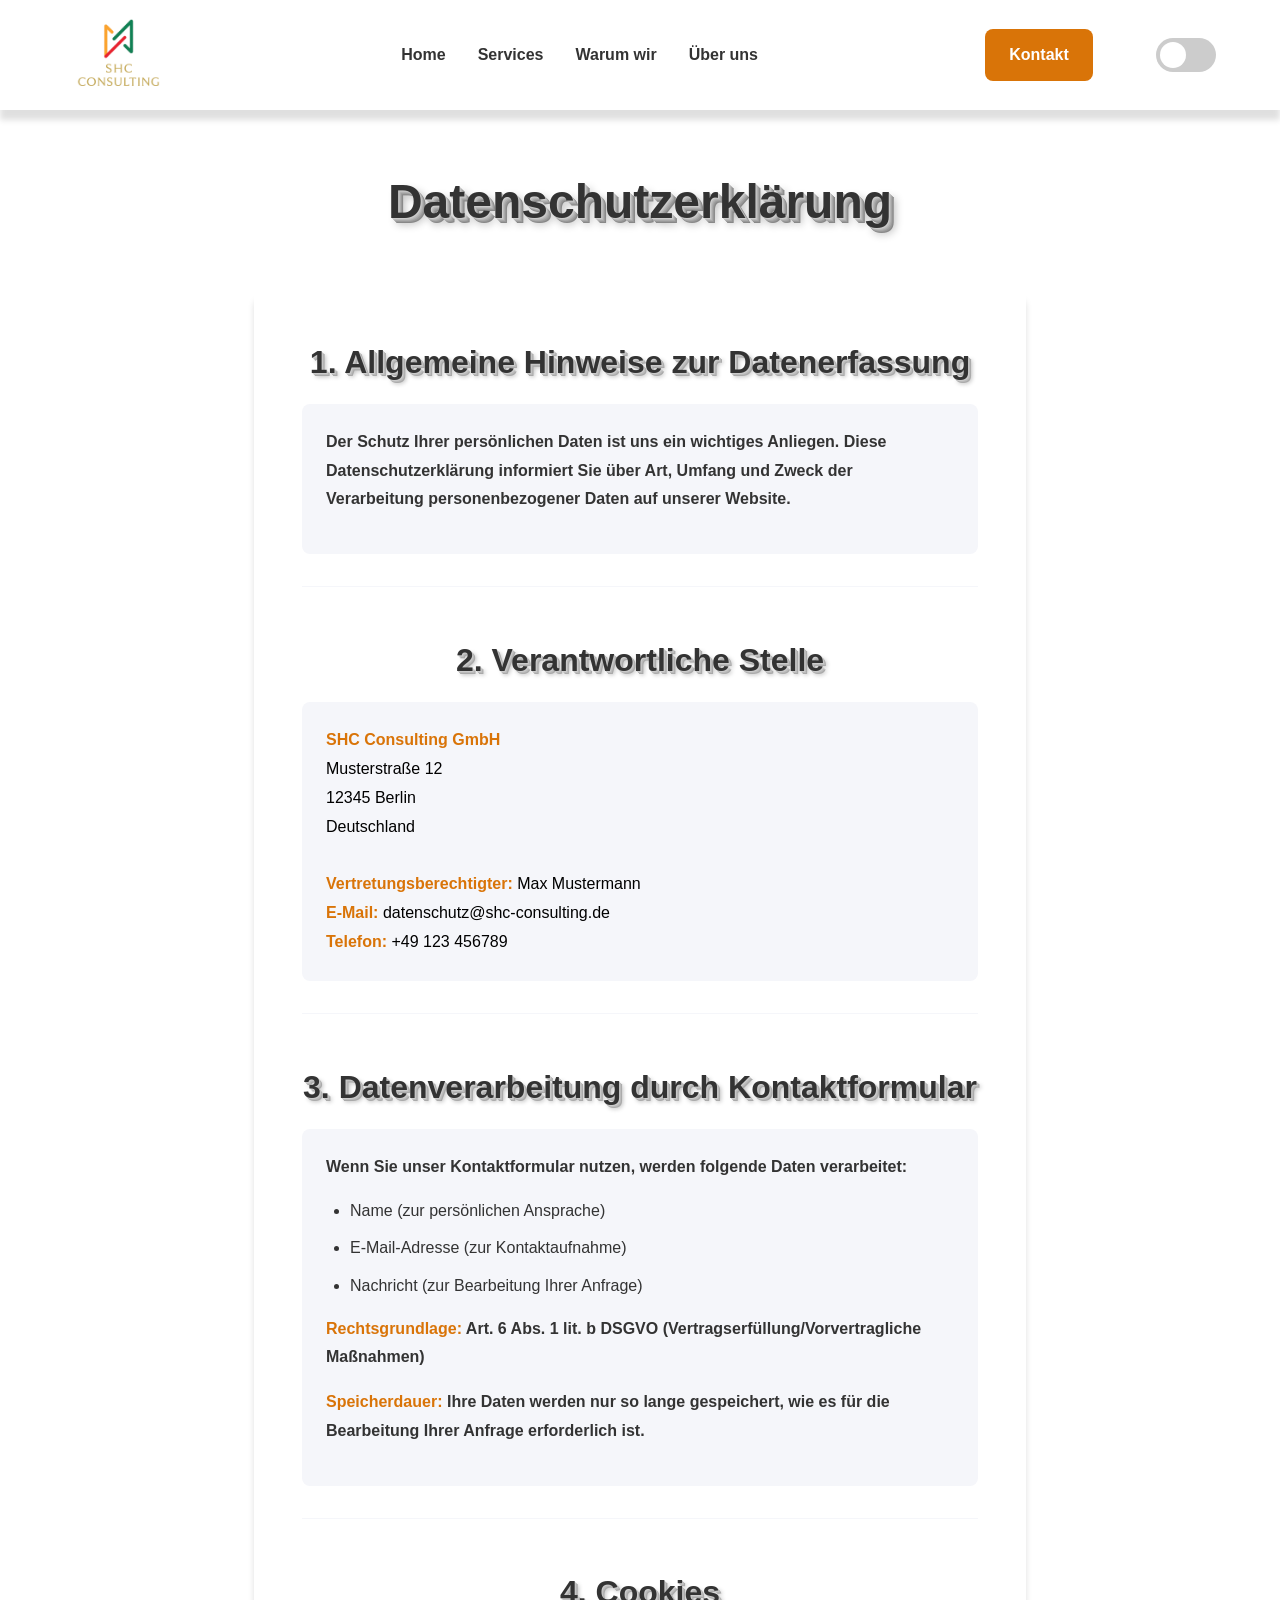
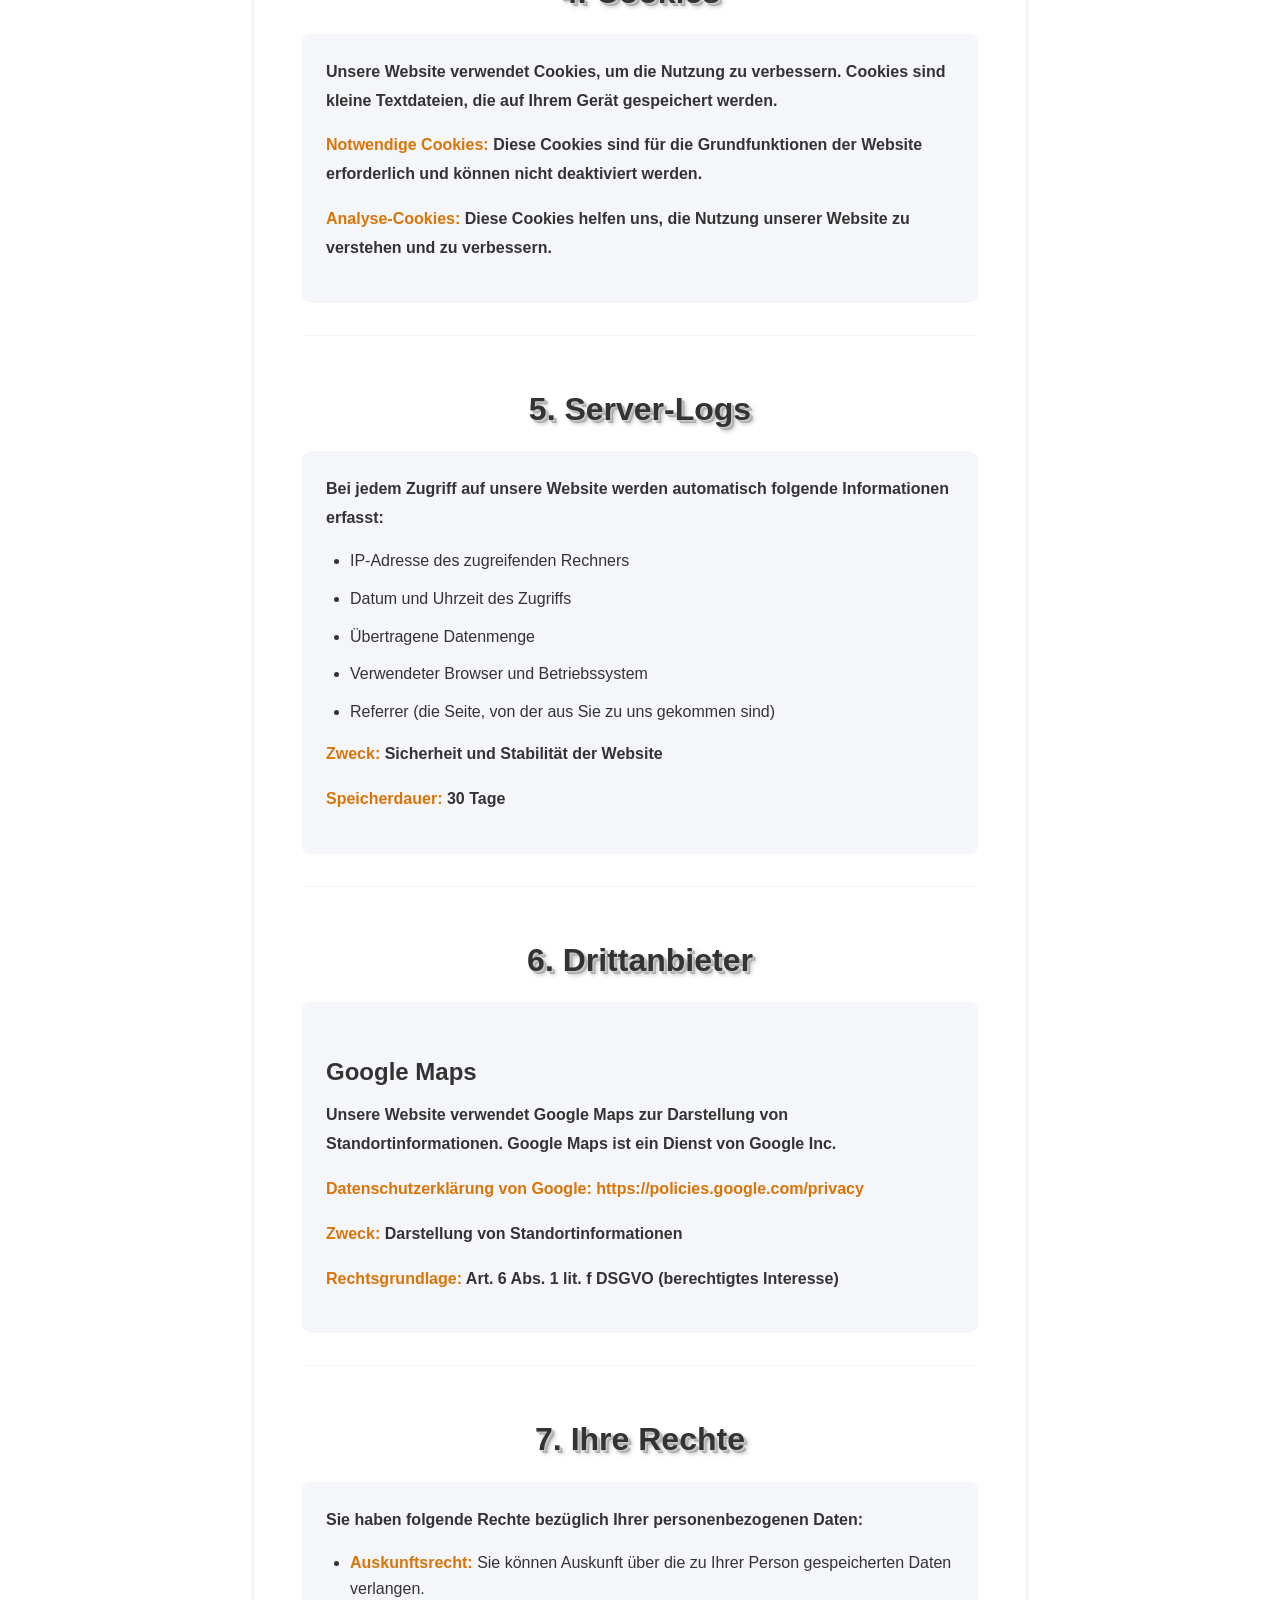
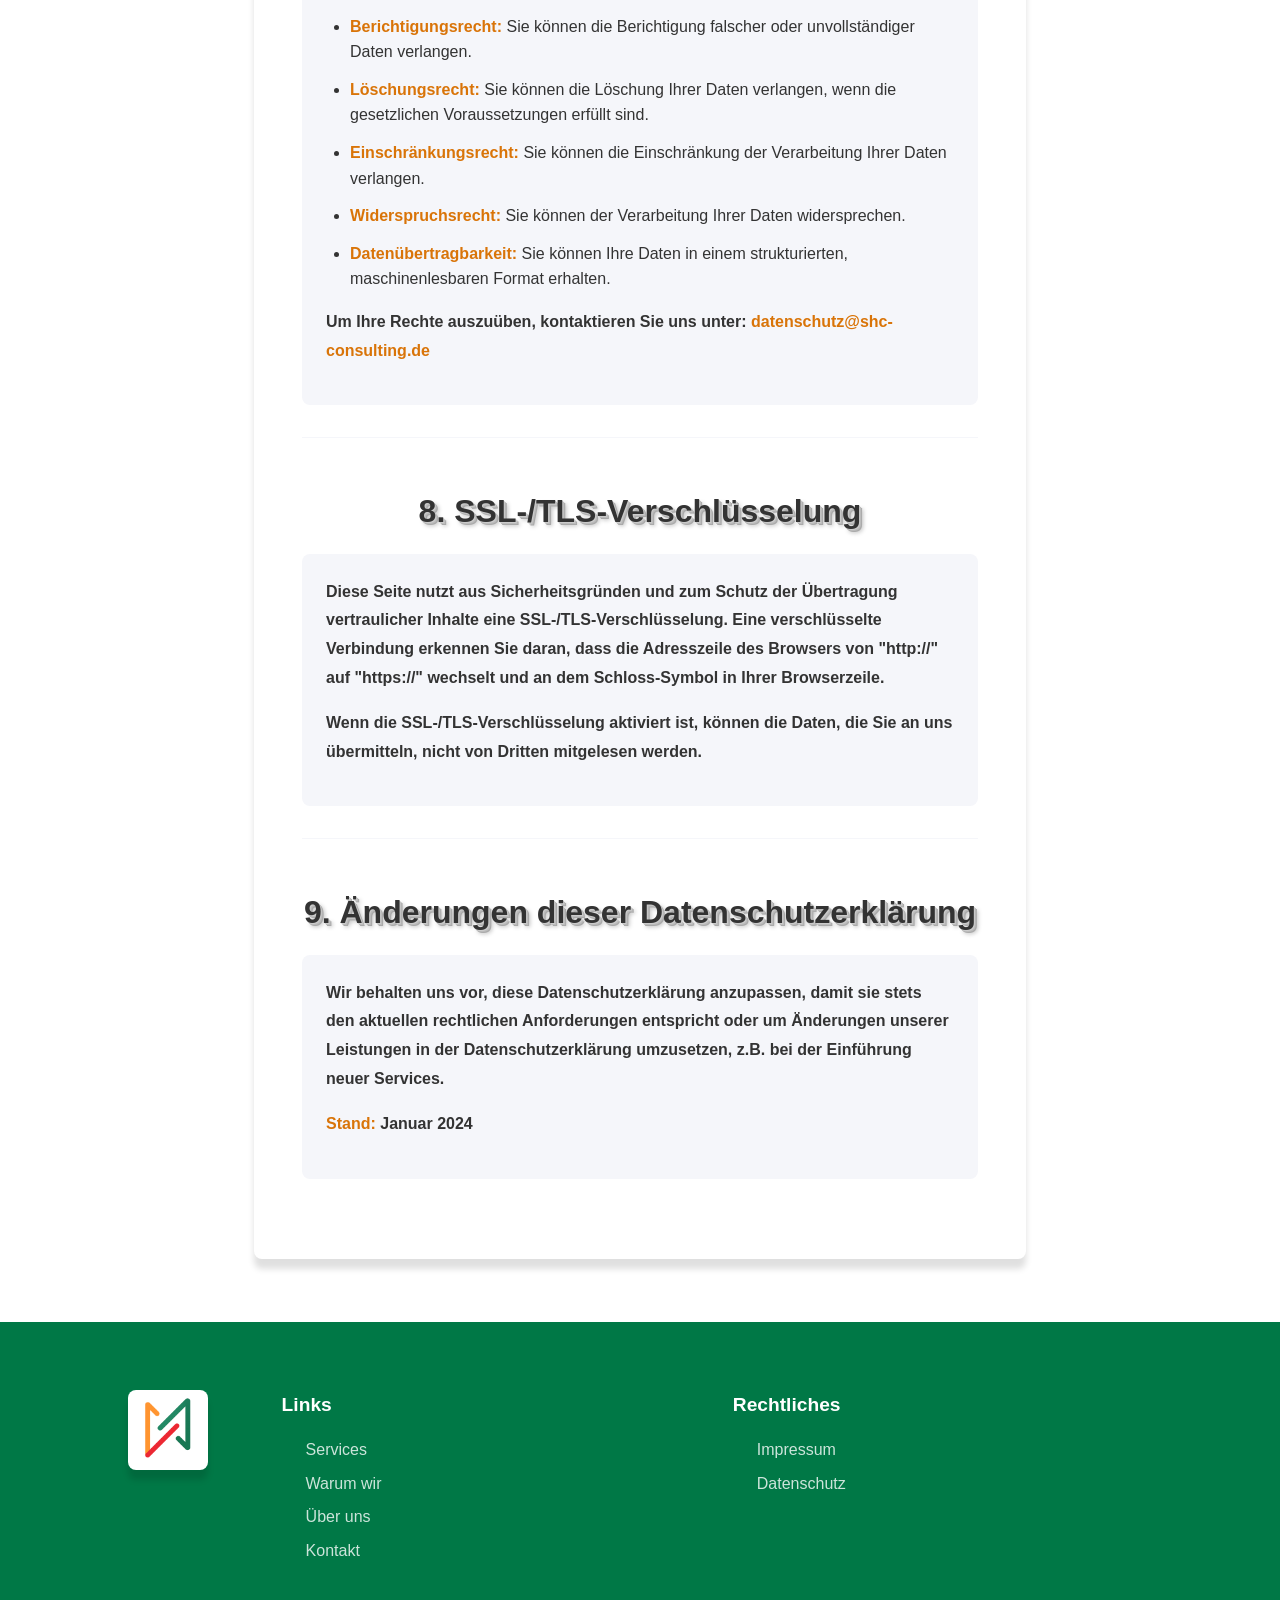
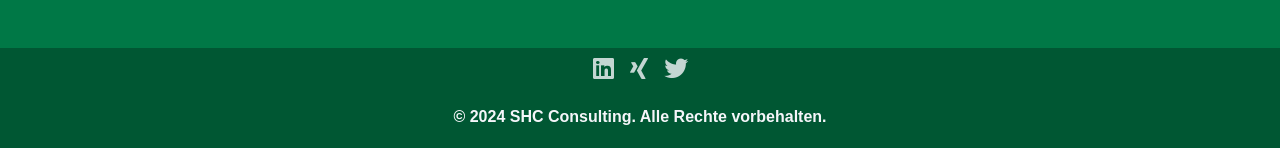
<file: datenschutz.html>
<!DOCTYPE html>
<html lang="de">
<head>
    <meta charset="UTF-8">
    <meta name="viewport" content="width=device-width, initial-scale=1.0">
    <title>Datenschutzerklärung - SHC Consulting</title>
    <link rel="stylesheet" href="styles.css">
    <link rel="stylesheet" href="datenschutz.css">
    <!-- Font Awesome for icons -->
    <link rel="stylesheet" href="https://cdnjs.cloudflare.com/ajax/libs/font-awesome/6.5.1/css/all.min.css">
    <!--dependency für kursive Schrift-->
    <link href="https://fonts.googleapis.com/css2?family=Merriweather:ital@1&display=swap" rel="stylesheet">
</head>

<body>

    <!--mobile-menu-full-Ansicht-->
    <div class="mobile-menu-full">
        <!-- Dark Mode Toggle im mobilen Menü -->
        <div class="theme-switcher-mobile">
            <label class="theme-toggle-switch">
                <input type="checkbox" class="theme-toggle-input">
                <span class="theme-toggle-slider"></span>
            </label>
        </div>
        <a href="index.html#hero">Home</a>
        <a href="index.html#services">Services</a>
        <a href="index.html#why-us">Warum wir</a>
        <a href="index.html#about">Über uns</a>
        <a href="index.html#contact" class="cta-button-nav">Kontakt</a>
    </div>

    <!-- Mobile Navigation -->
    <nav class="navbar">
        <div class="wrapper navbar-wrapper">
            <div class="logo">
                <img src="/images/shc-logo.png" alt="SHC Consulting Logo">
            </div>
            <button class="hamburger" aria-label="Menü öffnen">
                <i class="fas fa-bars"></i>
            </button>
        </div>
        <!-- Mobile Menu Overlay -->
        <div class="mobile-menu">
            <ul>
                <li><a href="index.html#hero">Home</a></li>
                <li><a href="index.html#services">Services</a></li>
                <li><a href="index.html#why-us">Warum wir</a></li>
                <li><a href="index.html#about">Über uns</a></li>
            </ul>
            <a href="index.html#contact" class="cta-button-nav">Kontakt</a>
        </div>
    </nav>

    <!-- Desktop Navigation -->
    <nav class="desktop-nav">
        <div class="wrapper desktop-nav-wrapper">
            <div class="nav-logo">
                <img src="/images/shc-logo.png" alt="SHC Consulting Logo">
            </div>
            <div class="nav-links">
                <a href="index.html#hero">Home</a>
                <a href="index.html#services">Services</a>
                <a href="index.html#why-us">Warum wir</a>
                <a href="index.html#about">Über uns</a>
            </div>
            <a href="index.html#contact" class="cta-button-nav">Kontakt</a>
            
            <!-- Dark Mode Toggle in Desktop Navigation -->
            <div class="theme-switcher-desktop">
                <label class="theme-toggle-switch">
                    <input type="checkbox" class="theme-toggle-input">
                    <span class="theme-toggle-slider"></span>
                </label>
            </div>
        </div>
    </nav>

    <!-- Datenschutz Section -->
    <section class="section datenschutz-section">
        <div class="wrapper datenschutz-wrapper">
            <h1>Datenschutzerklärung</h1>
            
            <div class="datenschutz-content">
                <div class="datenschutz-privacy-section">
                    <h2>1. Allgemeine Hinweise zur Datenerfassung</h2>
                    <div class="datenschutz-info-item">
                        <p>Der Schutz Ihrer persönlichen Daten ist uns ein wichtiges Anliegen. Diese Datenschutzerklärung informiert Sie über Art, Umfang und Zweck der Verarbeitung personenbezogener Daten auf unserer Website.</p>
                    </div>
                </div>

                <div class="datenschutz-privacy-section">
                    <h2>2. Verantwortliche Stelle</h2>
                    <div class="datenschutz-info-item">
                        <strong>SHC Consulting GmbH</strong><br>
                        Musterstraße 12<br>
                        12345 Berlin<br>
                        Deutschland<br><br>
                        <strong>Vertretungsberechtigter:</strong> Max Mustermann<br>
                        <strong>E-Mail:</strong> datenschutz@shc-consulting.de<br>
                        <strong>Telefon:</strong> +49 123 456789
                    </div>
                </div>

                <div class="datenschutz-privacy-section">
                    <h2>3. Datenverarbeitung durch Kontaktformular</h2>
                    <div class="datenschutz-info-item">
                        <p>Wenn Sie unser Kontaktformular nutzen, werden folgende Daten verarbeitet:</p>
                        <ul>
                            <li>Name (zur persönlichen Ansprache)</li>
                            <li>E-Mail-Adresse (zur Kontaktaufnahme)</li>
                            <li>Nachricht (zur Bearbeitung Ihrer Anfrage)</li>
                        </ul>
                        <p><strong>Rechtsgrundlage:</strong> Art. 6 Abs. 1 lit. b DSGVO (Vertragserfüllung/Vorvertragliche Maßnahmen)</p>
                        <p><strong>Speicherdauer:</strong> Ihre Daten werden nur so lange gespeichert, wie es für die Bearbeitung Ihrer Anfrage erforderlich ist.</p>
                    </div>
                </div>

                <div class="datenschutz-privacy-section">
                    <h2>4. Cookies</h2>
                    <div class="datenschutz-info-item">
                        <p>Unsere Website verwendet Cookies, um die Nutzung zu verbessern. Cookies sind kleine Textdateien, die auf Ihrem Gerät gespeichert werden.</p>
                        <p><strong>Notwendige Cookies:</strong> Diese Cookies sind für die Grundfunktionen der Website erforderlich und können nicht deaktiviert werden.</p>
                        <p><strong>Analyse-Cookies:</strong> Diese Cookies helfen uns, die Nutzung unserer Website zu verstehen und zu verbessern.</p>
                    </div>
                </div>

                <div class="datenschutz-privacy-section">
                    <h2>5. Server-Logs</h2>
                    <div class="datenschutz-info-item">
                        <p>Bei jedem Zugriff auf unsere Website werden automatisch folgende Informationen erfasst:</p>
                        <ul>
                            <li>IP-Adresse des zugreifenden Rechners</li>
                            <li>Datum und Uhrzeit des Zugriffs</li>
                            <li>Übertragene Datenmenge</li>
                            <li>Verwendeter Browser und Betriebssystem</li>
                            <li>Referrer (die Seite, von der aus Sie zu uns gekommen sind)</li>
                        </ul>
                        <p><strong>Zweck:</strong> Sicherheit und Stabilität der Website</p>
                        <p><strong>Speicherdauer:</strong> 30 Tage</p>
                    </div>
                </div>

                <div class="datenschutz-privacy-section">
                    <h2>6. Drittanbieter</h2>
                    <div class="datenschutz-info-item">
                        <h3>Google Maps</h3>
                        <p>Unsere Website verwendet Google Maps zur Darstellung von Standortinformationen. Google Maps ist ein Dienst von Google Inc.</p>
                        <p><strong>Datenschutzerklärung von Google:</strong> <a href="https://policies.google.com/privacy" target="_blank">https://policies.google.com/privacy</a></p>
                        <p><strong>Zweck:</strong> Darstellung von Standortinformationen</p>
                        <p><strong>Rechtsgrundlage:</strong> Art. 6 Abs. 1 lit. f DSGVO (berechtigtes Interesse)</p>
                    </div>
                </div>

                <div class="datenschutz-privacy-section">
                    <h2>7. Ihre Rechte</h2>
                    <div class="datenschutz-info-item">
                        <p>Sie haben folgende Rechte bezüglich Ihrer personenbezogenen Daten:</p>
                        <ul>
                            <li><strong>Auskunftsrecht:</strong> Sie können Auskunft über die zu Ihrer Person gespeicherten Daten verlangen.</li>
                            <li><strong>Berichtigungsrecht:</strong> Sie können die Berichtigung falscher oder unvollständiger Daten verlangen.</li>
                            <li><strong>Löschungsrecht:</strong> Sie können die Löschung Ihrer Daten verlangen, wenn die gesetzlichen Voraussetzungen erfüllt sind.</li>
                            <li><strong>Einschränkungsrecht:</strong> Sie können die Einschränkung der Verarbeitung Ihrer Daten verlangen.</li>
                            <li><strong>Widerspruchsrecht:</strong> Sie können der Verarbeitung Ihrer Daten widersprechen.</li>
                            <li><strong>Datenübertragbarkeit:</strong> Sie können Ihre Daten in einem strukturierten, maschinenlesbaren Format erhalten.</li>
                        </ul>
                        <p>Um Ihre Rechte auszuüben, kontaktieren Sie uns unter: <strong>datenschutz@shc-consulting.de</strong></p>
                    </div>
                </div>

                <div class="datenschutz-privacy-section">
                    <h2>8. SSL-/TLS-Verschlüsselung</h2>
                    <div class="datenschutz-info-item">
                        <p>Diese Seite nutzt aus Sicherheitsgründen und zum Schutz der Übertragung vertraulicher Inhalte eine SSL-/TLS-Verschlüsselung. Eine verschlüsselte Verbindung erkennen Sie daran, dass die Adresszeile des Browsers von "http://" auf "https://" wechselt und an dem Schloss-Symbol in Ihrer Browserzeile.</p>
                        <p>Wenn die SSL-/TLS-Verschlüsselung aktiviert ist, können die Daten, die Sie an uns übermitteln, nicht von Dritten mitgelesen werden.</p>
                    </div>
                </div>

                <div class="datenschutz-privacy-section">
                    <h2>9. Änderungen dieser Datenschutzerklärung</h2>
                    <div class="datenschutz-info-item">
                        <p>Wir behalten uns vor, diese Datenschutzerklärung anzupassen, damit sie stets den aktuellen rechtlichen Anforderungen entspricht oder um Änderungen unserer Leistungen in der Datenschutzerklärung umzusetzen, z.B. bei der Einführung neuer Services.</p>
                        <p><strong>Stand:</strong> Januar 2024</p>
                    </div>
                </div>
            </div>
        </div>
    </section>

    <!-- Footer -->
    <footer class="footer">
        <div class="wrapper footer-wrapper">
            <img class="footer-logo" src="/images/footer-logo.png" alt="SHC Consulting Logo">
            <div class="footer-links">
                <div class="footer-section">
                    <h4>Links</h4>
                    <ul>
                        <li><a href="index.html#services">Services</a></li>
                        <li><a href="index.html#why-us">Warum wir</a></li>
                        <li><a href="index.html#about">Über uns</a></li>
                        <li><a href="index.html#contact">Kontakt</a></li>
                    </ul>
                </div>
                <div class="footer-section">
                    <h4>Rechtliches</h4>
                    <ul>
                        <li><a href="impressum.html">Impressum</a></li>
                        <li><a href="datenschutz.html">Datenschutz</a></li>
                    </ul>
                </div>
            </div>
        </div>
        <div class="footer-stamp">
            <div class="social-icons">
                <a href="#" aria-label="LinkedIn"><i class="fab fa-linkedin"></i></a>
                <a href="#" aria-label="Xing"><i class="fab fa-xing"></i></a>
                <a href="#" aria-label="Twitter"><i class="fab fa-twitter"></i></a>
            </div>
            <p>&copy; 2024 SHC Consulting. Alle Rechte vorbehalten.</p>
        </div>
    </footer>

    <!--script-tag-->
    <script src="mobilemenu.js"></script>
    <script src="darkmode.js"></script>

</body>
</html>
</file>
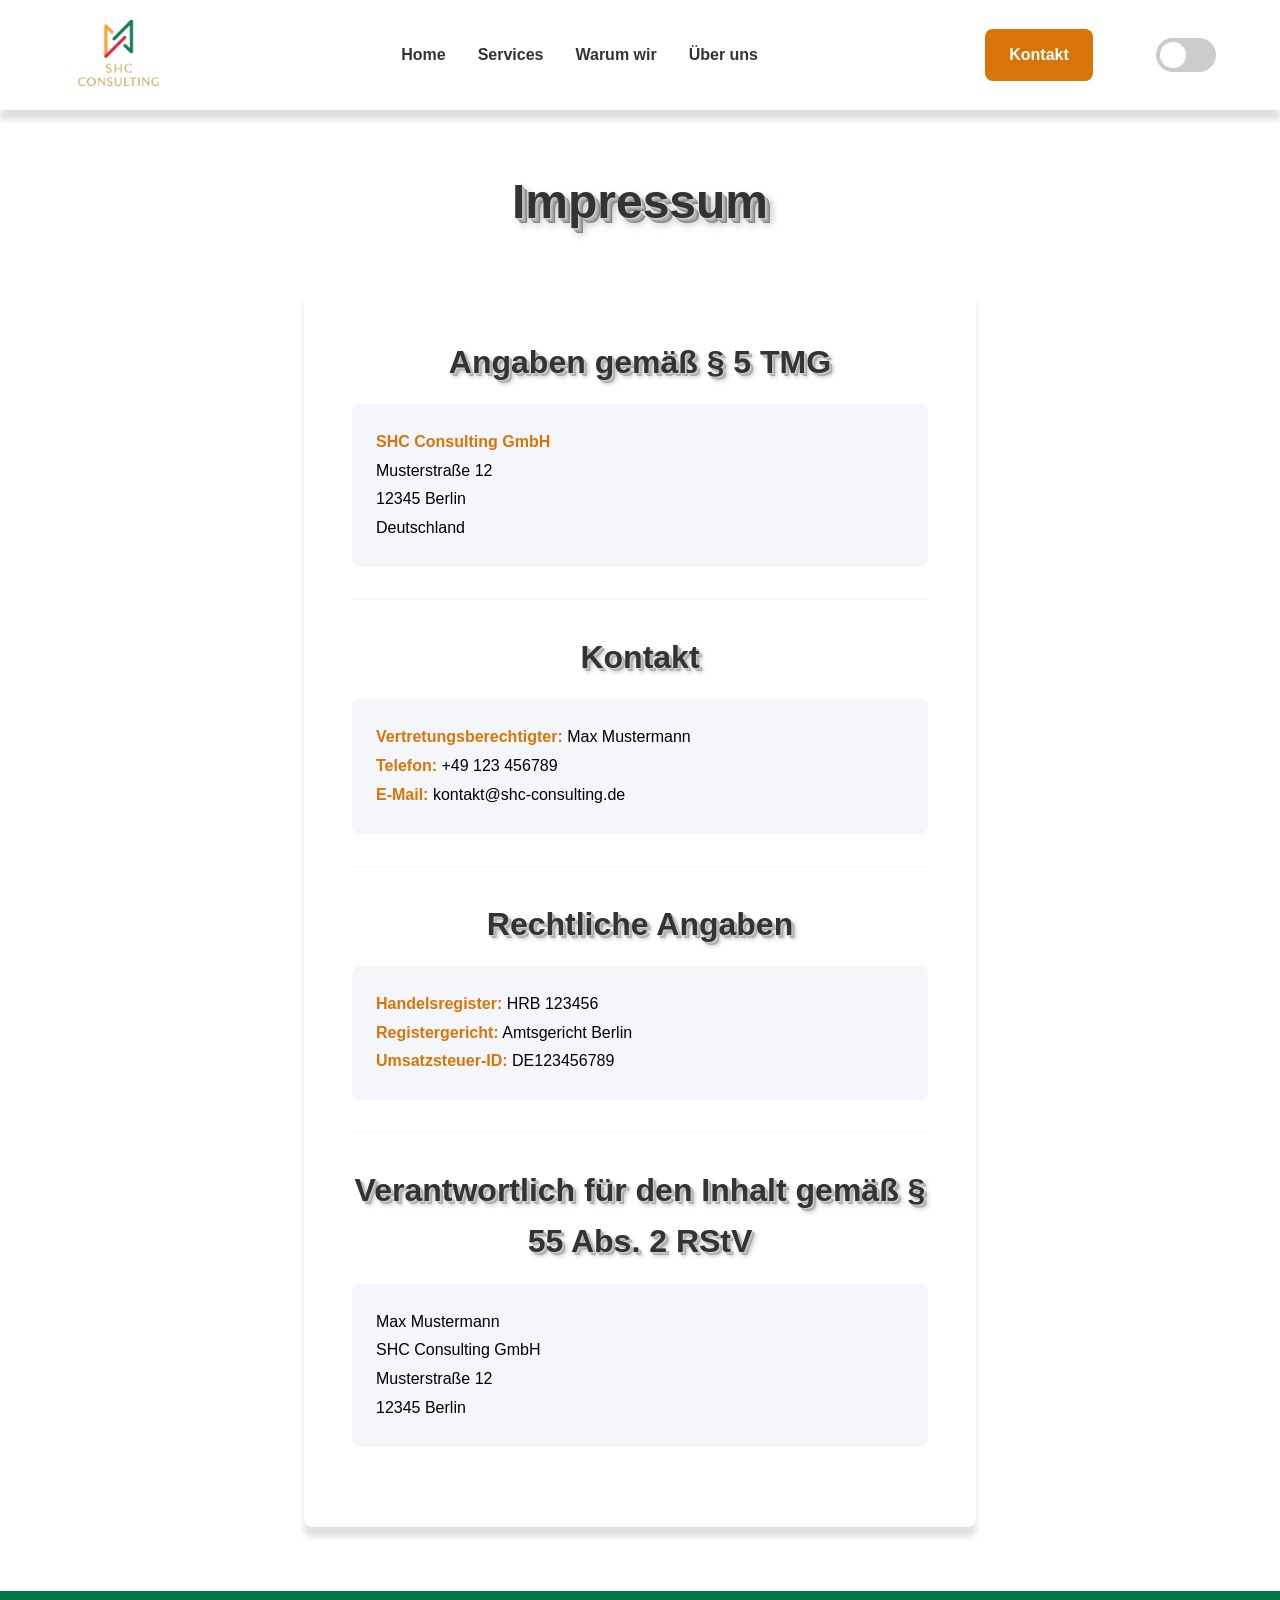
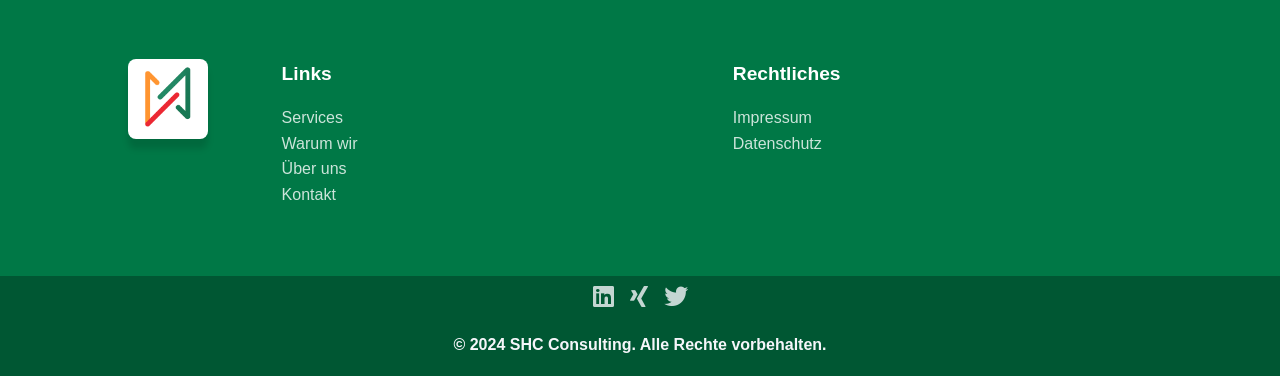
<file: impressum.html>
<!DOCTYPE html>
<html lang="de">
<head>
    <meta charset="UTF-8">
    <meta name="viewport" content="width=device-width, initial-scale=1.0">
    <title>Impressum - SHC Consulting</title>
    <link rel="stylesheet" href="styles.css">
    <link rel="stylesheet" href="impressum.css">
    <!-- Font Awesome for icons -->
    <link rel="stylesheet" href="https://cdnjs.cloudflare.com/ajax/libs/font-awesome/6.5.1/css/all.min.css">
    <!--dependency für kursive Schrift-->
    <link href="https://fonts.googleapis.com/css2?family=Merriweather:ital@1&display=swap" rel="stylesheet">
</head>

<body>

    <!--mobile-menu-full-Ansicht-->
    <div class="mobile-menu-full">
        <!-- Dark Mode Toggle im mobilen Menü -->
        <div class="theme-switcher-mobile">
            <label class="theme-toggle-switch">
                <input type="checkbox" class="theme-toggle-input">
                <span class="theme-toggle-slider"></span>
            </label>
        </div>
        <a href="index.html#hero">Home</a>
        <a href="index.html#services">Services</a>
        <a href="index.html#why-us">Warum wir</a>
        <a href="index.html#about">Über uns</a>
        <a href="index.html#contact" class="cta-button-nav">Kontakt</a>
    </div>

    <!-- Mobile Navigation -->
    <nav class="navbar">
        <div class="wrapper navbar-wrapper">
            <div class="logo">
                <img src="/images/shc-logo.png" alt="SHC Consulting Logo">
            </div>
            <button class="hamburger" aria-label="Menü öffnen">
                <i class="fas fa-bars"></i>
            </button>
        </div>
        <!-- Mobile Menu Overlay -->
        <div class="mobile-menu">
            <ul>
                <li><a href="index.html#hero">Home</a></li>
                <li><a href="index.html#services">Services</a></li>
                <li><a href="index.html#why-us">Warum wir</a></li>
                <li><a href="index.html#about">Über uns</a></li>
            </ul>
            <a href="index.html#contact" class="cta-button-nav">Kontakt</a>
        </div>
    </nav>

    <!-- Desktop Navigation -->
    <nav class="desktop-nav">
        <div class="wrapper desktop-nav-wrapper">
            <div class="nav-logo">
                <img src="/images/shc-logo.png" alt="SHC Consulting Logo">
            </div>
            <div class="nav-links">
                <a href="index.html#hero">Home</a>
                <a href="index.html#services">Services</a>
                <a href="index.html#why-us">Warum wir</a>
                <a href="index.html#about">Über uns</a>
            </div>
            <a href="index.html#contact" class="cta-button-nav">Kontakt</a>
            
            <!-- Dark Mode Toggle in Desktop Navigation -->
            <div class="theme-switcher-desktop">
                <label class="theme-toggle-switch">
                    <input type="checkbox" class="theme-toggle-input">
                    <span class="theme-toggle-slider"></span>
                </label>
            </div>
        </div>
    </nav>

    <!-- Impressum Section -->
    <section class="section impressum-section">
        <div class="wrapper impressum-wrapper">
            <h1>Impressum</h1>
            
            <div class="impressum-content">
                <div class="impressum-company-info">
                    <h2>Angaben gemäß § 5 TMG</h2>
                    <div class="impressum-info-item">
                        <strong>SHC Consulting GmbH</strong><br>
                        Musterstraße 12<br>
                        12345 Berlin<br>
                        Deutschland
                    </div>
                </div>

                <div class="impressum-contact-info">
                    <h2>Kontakt</h2>
                    <div class="impressum-info-item">
                        <strong>Vertretungsberechtigter:</strong> Max Mustermann<br>
                        <strong>Telefon:</strong> +49 123 456789<br>
                        <strong>E-Mail:</strong> kontakt@shc-consulting.de
                    </div>
                </div>

                <div class="impressum-legal-info">
                    <h2>Rechtliche Angaben</h2>
                    <div class="impressum-info-item">
                        <strong>Handelsregister:</strong> HRB 123456<br>
                        <strong>Registergericht:</strong> Amtsgericht Berlin<br>
                        <strong>Umsatzsteuer-ID:</strong> DE123456789
                    </div>
                </div>

                <div class="impressum-responsible-person">
                    <h2>Verantwortlich für den Inhalt gemäß § 55 Abs. 2 RStV</h2>
                    <div class="impressum-info-item">
                        Max Mustermann<br>
                        SHC Consulting GmbH<br>
                        Musterstraße 12<br>
                        12345 Berlin
                    </div>
                </div>
            </div>
        </div>
    </section>

    <!-- Footer -->
    <footer class="footer">
        <div class="wrapper footer-wrapper">
            <img class="footer-logo" src="/images/footer-logo.png" alt="SHC Consulting Logo">
            <div class="footer-links">
                <div class="footer-section">
                    <h4>Links</h4>
                    <ul>
                        <li><a href="index.html#services">Services</a></li>
                        <li><a href="index.html#why-us">Warum wir</a></li>
                        <li><a href="index.html#about">Über uns</a></li>
                        <li><a href="index.html#contact">Kontakt</a></li>
                    </ul>
                </div>
                <div class="footer-section">
                    <h4>Rechtliches</h4>
                    <ul>
                        <li><a href="impressum.html">Impressum</a></li>
                        <li><a href="datenschutz.html">Datenschutz</a></li>
                    </ul>
                </div>
            </div>
        </div>
        <div class="footer-stamp">
            <div class="social-icons">
                <a href="#" aria-label="LinkedIn"><i class="fab fa-linkedin"></i></a>
                <a href="#" aria-label="Xing"><i class="fab fa-xing"></i></a>
                <a href="#" aria-label="Twitter"><i class="fab fa-twitter"></i></a>
            </div>
            <p>&copy; 2024 SHC Consulting. Alle Rechte vorbehalten.</p>
        </div>
    </footer>

    <!--script-tag-->
    <script src="mobilemenu.js"></script>
    <script src="darkmode.js"></script>

</body>
</html>
</file>
<file: styles.css>
/* Reset and Base Styles */
* {
    margin: 0;
    padding: 0;
    box-sizing: border-box;
}

:root {
    --primary-color: 
    ;
    --secondary-color: rgb(217, 116, 8);
    --accent-color: #e74c3c;
    --text-color: #fff;
    --light-gray: #f5f6fa;
    --white: #ffffff;
    --shadow: 0px 10px 6px rgba(0, 0, 0, 0.125);
    --border-radius: 8px;
    --transition: all 0.3s ease;
    --orange: rgba(255, 130, 0, 1);
    --rot:rgba(200, 20, 20, 1);
    --grün:rgba(0, 120, 70, 1);
}

html {
    scroll-behavior: smooth;
    overflow-x: hidden;
}

/* Klasse für verstecktes Scrolling */
body.no-scroll {
    overflow: hidden !important;
    width: 100%;
}

body {
    font-family: 'Arial', sans-serif;
    line-height: 1.6;
    overflow-x: hidden;
}

/*Deko-Elemente*/

.circle-positioner{
    position: absolute;
    z-index: -10;
    overflow: hidden;
    width: 100%;
    aspect-ratio: 1 / 2 ;
}

.hero-circle {
    border: 5px solid var(--grün);
    border-radius: 50%;
    height: 100vmax;
    aspect-ratio: 1 / 1;
    position: absolute;
    transform: translateY(-50%) translateX(-52.5%);
    z-index: -10;
}

.square-positioner{
    overflow: hidden;
    position: absolute;
    width: 100vw;
    aspect-ratio: 1 / 2;
    justify-self: left;
    display: flex;
    align-items: center;
    z-index: -10;
    padding-top: 15vh;
}

.services-square{
    border: 5px solid var(--orange);
    height: 70%;
    aspect-ratio: 1 / 1;
    position: relative;
    transform: translateX(70%) rotate(45deg);
}

/* Wrapper */
.wrapper {
    padding: 4vh 10vw;
}

/* Typography */
h1, h2, h3, h4 {
    margin-bottom: 1rem;
    color: var(--primary-color);
}

h1 {
    color: var(--primary-color);
    font-size: 3rem;
    overflow-wrap: break-word;
    font-weight: 700;
    text-shadow:
        1px 1px 0 #ccc,
        2px 2px 0 #bbb,
        3px 3px 0 #aaa,
        4px 4px 4px rgba(0, 0, 0, 0.25);
}

.s {
    color: var(--orange);     /* z. B. rgba(0, 120, 70, 1) */
  }
.h {
    color: var(--rot);   /* z. B. rgba(255, 130, 0, 1) */
  }
.c {
    color: var(--grün);      /* z. B. rgba(200, 20, 20, 1) */
  }



h2 {
    font-size: 1.75rem;
    text-align: center;
    margin-bottom: 2rem;
    overflow-wrap: break-word;
    text-shadow:
        1px 1px 0 #ccc,
        2px 2px 0 #bbb,
        3px 3px 0 #aaa,
        4px 4px 4px rgba(0, 0, 0, 0.25);
}

h3 {
    font-size: 1.25rem;
    overflow-wrap: break-word;
}

h4 {
    font-size: 1.25rem;
    overflow-wrap: break-word;
}

p {
    margin-bottom: 1rem;
    font-weight: 700;
    overflow-wrap: break-word;
}

.section{
    padding-top: 10vmax;
    min-height: 100vh;
    margin: -0.2px;
    overflow-x: hidden;
}

.mobile-menu-full{
    opacity: 0;
    height: 100vh;
    width: 100vw;
    background: white;
    position: fixed;
    display: flex;
    flex-direction: column;
    justify-content: space-evenly;
    align-items: center;
    z-index: -100;
    padding-top: 5vh;
}

.mobile-menu-full a{
    color: black;
    text-decoration: none;
    font-weight: 1000;
}

#hero{
    justify-content: center;
    padding-top: 7.5vmax;
}

/* Buttons */
.cta-container{
    width: 100%;
}

.cta-button {
    display: inline-block;
    background-color: var(--secondary-color);
    color: white;
    padding: 0.8rem 1.5rem;
    border: none;
    border-radius: var(--border-radius);
    cursor: pointer;
    font-weight: bold;
    transition: transform 0.35s ease-in-out;
    text-align: center;
    text-decoration: none;
    width: 50%;
}

.cta-button:hover {
    background-color: var(--grün);
    transform: scale(1.05);
}

/* Buttons */
.cta-button-nav {
    background-color: var(--secondary-color);
    color: var(--white) !important;
    padding: 0.8rem 1.5rem;
    border: none;
    border-radius: var(--border-radius);
    cursor: pointer;
    font-weight: bold;
    transition: transform 0.35s ease-in-out;
    text-align: center;
    text-decoration: none;
}

.cta-button-nav:hover {
    background-color: var(--grün);
    transform: scale(1.05);
}

/* Navigation - Mobile */
.navbar {
    position: fixed;
    top: 0;
    left: 0;
    width: 100%;
    height: 10vmax;
    background-color: var(--white);
    box-shadow: var(--shadow);
    z-index: 1000;
}

.navbar-wrapper {
    margin: 0;
    display: flex;
    justify-content: space-between;
    align-items: center;
    height: 100%;
    padding: 0 5vw;
}

.logo{
    height: 100%;
}

.logo img {
    height: 100%;
}

.hamburger {
    background: none;
    border: none;
    font-size: 1.5rem;
    color: var(--primary-color);
    cursor: pointer;
}

.mobile-menu {
    position: fixed;
    top: 60px;
    left: 0;
    width: 100%;
    height: calc(100vh - 60px);
    background-color: var(--white);
    transform: translateX(100%);
    transition: var(--transition);
}

.mobile-menu.active {
    transform: translateX(0);
}

.mobile-menu ul {
    list-style: none;
    padding: 2rem;
}

.mobile-menu li {
    margin-bottom: 1.5rem;
}

.mobile-menu a {
    color: var(--primary-color);
    text-decoration: none;
    font-size: 1.2rem;
    font-weight: bold;
}

/* Desktop Navigation - Hidden on Mobile */
.desktop-nav {
    display: none;
}

/* Sections */
.section {
    display: flex;
    flex-direction: column;
}

/* Hero Section */
.hero-wrapper {
    margin-top: 0;
    display: flex;
    flex-direction: column;
    gap: 5vh;
}

.hero-top {
    /*margin-top: 2.5vh;*/
    display: flex;
    flex-direction: column;
    gap: 2vh;
    flex: 1 1 0;
}

.hero-logo{
    height: 25vh;
    display: flex;
    justify-content: center;
}

.hero-logo img{
    background: transparent;
    height: 100%;
    filter: drop-shadow(0 8.5px 4px rgba(0, 0, 0, 0.4));  
}

.quote-box {
    min-height: 17.5vh;
    /*border: 2.5px solid #000;*/
    padding: 1.5rem;
    border-radius: var(--border-radius);
    display: flex;
    flex-direction: column;
    justify-content: end;
    gap: 7vmin;
    box-shadow: 0 0 30px rgba(0, 0, 0, 0.25);
    background: rgba(255, 255, 255, 0.98);
    /*margin-bottom: 5vh;*/
}

.quote-text{
    text-align: center;
    transition: opacity 1.5s ease-in-out;
    font-family: 'Merriweather', serif;
    font-style: italic;
    font-size: 1rem;
    line-height: 1.6;
    color: var(--primary-color);
}

.quote-author{
    transition: opacity 1.5s ease-in-out;
    text-align: right;
    font-style: normal;
    font-weight: 525;
    font-size: 0.8rem;
    text-align: right;
    color: var(--primary-color);
}

.hero-bottom {
    flex: 1 1 0;
    display: flex;
    flex-direction: column;
    justify-content: center;
    align-items: center;
    text-align: center;
    gap: 2vh;
    height: 90vh;
}

.hero-bottom img {
    height: 40vh;
    width: 40vh;
}

/* Services Section */
#services{
    display: flex;
    justify-content: center;
    align-items: center;
}

.services-wrapper {
    display: grid;
    margin-top: 0;
    gap: 4vh;
}

.service-card {
    background-color: rgba(255, 255, 255, 0.925);
    padding: 1.5rem;
    border-radius: var(--border-radius);
    box-shadow: var(--shadow);
    display: flex;
    flex-direction: column;
    gap: 1rem;
    transition: transform 0.35s ease-in-out;
}

.service-card:hover {
    transform: scale(1.05);
}

.service-icon {
    flex: 0 0 15%;
    font-size: 2rem;
    color: var(--secondary-color);
}

.service-content {
    flex: 0 0 85%;
}

/* Why Us Section */
#why-us{
    display: flex;
    justify-content: center;
    align-items: center;
}

.why-us-wrapper {
    display: flex;
    flex-direction: column;
    gap: 5vh;
}

.why-us-card {
    background-color: var(--white);
    padding: 1.5rem;
    border-radius: var(--border-radius);
    box-shadow: var(--shadow);
    display: flex;
    flex-direction: column;
    gap: 1rem;
    transition: 0.35s ease-in-out;
}

.why-us-card:hover{
    transform: scale(1.05);
}

.why-us-icon {
    flex: 0 0 15%;
    font-size: 2rem;
    color: var(--secondary-color);
}

.why-us-content {
    flex: 0 0 85%;
}

/* About Section */
#about {
    justify-content: space-evenly;
}

#about h2 {
    margin-bottom: 0;
}

.wave-positioner{
    position: absolute;
    z-index: -10;
    overflow: hidden;
    width: 100%;
    display: flex;
    flex-direction: column;
    justify-content: center;
    max-height: var(--body-height);
}

.left-half-circle-cutter{
    width: 100%;
    height: 50%;
    display: flex;
    flex-direction: column;
    justify-content: end;
    overflow: hidden;
}

.right-half-circle-cutter{
    width: 100%;
    height: 50%;
    display: flex;
    flex-direction: column;
    justify-content: start;
    overflow: hidden;
}

.left-half-circle{
    border: 5px solid rgba(200, 20, 20, 0.5);
    border-radius: 50%;
    width: 100%;
    aspect-ratio: 1 / 1;
    transform: translateX(-50%) translateX(2.5px) translateY(50%);
}

.right-half-circle{
    border-radius: 50%;
    width: 100%;
    border: 5px solid rgba(200, 20, 20, 0.5);
    aspect-ratio: 1 / 1;
    transform: translateX(50%) translateX(-2.5px)  translateY(-51%);
}

.about-wrapper {
    display: flex;
    flex-direction: column;
    align-items: center;
    gap: 5vh;
}

.about-image {
    width: 70vw;
    border-radius: var(--border-radius);
    box-shadow: 0px 8px 18px rgba(0, 0, 0, 0.5);
    transition: transform 0.5s ease-in-out;
}

.about-image:hover{
    transform: scale(1.05);
}

.about-content {
    width: 70vw;
    padding: 3vh;
    background-color: rgba(255, 255, 255, 0.925);
    box-shadow: var(--shadow);
    border-radius: var(--border-radius);
    transition: transform 0.5s ease-in-out;
}

.about-content:hover {
    transform: scale(1.05);
}

/* About Icon */
.about-icon {
    flex: 0 0 15%;
    font-size: 2rem;
    color: var(--secondary-color);
    margin-bottom: 1rem;
}

/*Qualifications*/
#qualifications{
    background-image: url("/images/wave.svg");
    background-size: cover; 
}

#qualifications h2 {
    color: #fff;
    text-shadow: 
        1px 1px 0 #000,
        2px 2px 0 #000,
        3px 3px 0 #000,
        4px 4px 4px rgba(0, 0, 0, 0.25);
}

.qualifications-wrapper {
    display: flex;
    flex-direction: column;
    gap: 3rem;
    align-items: center;
}

.flip-card {
    background-color: transparent;
    width: 300px;
    height: 400px;
    perspective: 1000px;
    cursor: pointer;
}

.flip-card-inner {
    position: relative;
    width: 100%;
    height: 100%;
    text-align: center;
    transition: transform 0.8s;
    transform-style: preserve-3d;
}

.flip-card.flipped .flip-card-inner {
    transform: rotateY(180deg);
}

.flip-card-front, .flip-card-back {
    position: absolute;
    width: 100%;
    height: 100%;
    backface-visibility: hidden;
    border-radius: var(--border-radius);
    box-shadow: 0px 0px 30px rgba(0, 0, 0, 0.25);
    display: flex;
    flex-direction: column;
    justify-content: center;
    align-items: center;
    padding: 2rem;
}

.flip-card-front {
    background-color: var(--white);
    color: var(--primary-color);
}

.flip-card-back {
    background-color: var(--secondary-color);
    color: var(--white);
    transform: rotateY(180deg);
}

/* Individuelle Farben für die Flip-Cards */
.flip-card:nth-child(1) .flip-card-back {
    background-color: var(--grün);
}

.flip-card:nth-child(2) .flip-card-back {
    background-color: var(--secondary-color);
}

.flip-card-image {
    width: 150px;
    height: 150px;
    border-radius: 50%;
    object-fit: cover;
    margin-bottom: 1.5rem;
    border: 3px solid var(--secondary-color);
    margin-top: -1rem;
}

.flip-card-front h3 {
    margin-bottom: 0.5rem;
    color: var(--primary-color);
}

.flip-card-front p {
    color: var(--secondary-color);
    font-weight: bold;
    margin-bottom: 0;
}

.flip-card-back h3 {
    margin-bottom: 1rem;
    color: var(--white);
}

.flip-card-back ul {
    list-style: none;
    padding: 0;
    text-align: left;
}

.flip-card-back li {
    margin-bottom: 0.5rem;
    padding-left: 1rem;
    position: relative;
}

.flip-card-back li:before {
    content: "•";
    color: var(--white);
    font-weight: bold;
    position: absolute;
    left: 0;
}

/* Desktop Layout für Flip-Cards */
@media (min-width: 768px) {

    .qualifications-wrapper {
        flex-direction: row;
        justify-content: center;
        gap: 4rem;
    }
    
    .flip-card {
        width: 350px;
        height: 450px;
    }
    
    .flip-card-image {
        width: 180px;
        height: 180px;
    }
}

/* Contact Section */
#contact{
    padding-bottom: 10vmax;
    display: flex;
    flex-direction: column;
}

.contact-wrapper {
    display: flex;
    flex: 1 1 0;
    flex-direction: column;
    justify-content: space-evenly;
    gap: 2rem;
}

.contact-map-info-wrapper{
    display: flex;
    flex: 1 1 0;
    flex-direction: column;
    min-width: 240px;
    min-height: 500px;
    gap: 3vh;
}

.contact-map {
    display: flex;
    flex: 1.75 1 0;
    border-radius: var(--border-radius);
    overflow: hidden;
    box-shadow: var(--shadow);
    transition: transform 0.35s ease-in-out;
}

.contact-map iframe {
    width: 100%;
    height: 100%;
}

.contact-map:hover{
    transform: scale(1.05);
}

.contact-info {
    display: flex;
    flex: 1 1 0;
    flex-direction: column;
    min-height: 250px;
    background-color: var(--white);
    border-radius: var(--border-radius);
    box-shadow: var(--shadow);
    padding: 1.5rem;
    transition: transform 0.35s ease-in-out;
}

.contact-info:hover{
    transform: scale(1.05);
}

/* Footer */
.footer {
    background-color: var(--grün);
    color: var(--white);
    padding: 2rem 0 0;
}

.footer-wrapper {
    display: flex;
    flex-direction: column;
    gap: 2rem;
    justify-content: space-between;
}

.footer-logo{
    background-color: #ffffff;
    box-shadow: var(--shadow);
    border-radius: 10%;
    width: 80px;
    height: 80px;
}

.footer-links {
    display: flex;
    flex-direction: column;
    gap: 2rem;
}

.footer-section h4 {
    color: var(--white);
    margin-bottom: 1rem;
}

.footer-section ul {
    list-style: none;
}

.footer-section a {
    color: var(--white);
    text-decoration: none;
    opacity: 0.8;
    transition: var(--transition);
}

.footer-section a:hover {
    opacity: 1;
}

.footer-stamp {
    height: 100px;
    background-color: rgba(0, 87, 51, 1);
    margin-top: 2rem;
    display: flex;
    flex-direction: column;
    justify-content: center;
    align-items: center;
    gap: 1rem;
}

.footer-stamp p {
    color: var(--text-color);
}

.social-icons {
    display: flex;
    gap: 1rem;
}

.social-icons a {
    color: var(--text-color);
    font-size: 1.5rem;
    opacity: 0.8;
    transition: var(--transition);
}

.social-icons a:hover {
    opacity: 1;
}

@media (min-width: 570px) and (max-width: 768px){
    .about-image{
        width: 50vw;
    }
}

/* Desktop Styles */
@media (min-width: 768px) {
    /* Hide Mobile Navigation */
    .navbar {
        display: none;
    }

    /* Show Desktop Navigation */
    .desktop-nav {
        display: block;
        position: fixed;
        top: 0;
        left: 0;
        width: 100%;
        height: 110px;
        background-color: var(--white);
        box-shadow: var(--shadow);
        z-index: 1000;
        padding: 0 5vw;
    }

    .desktop-nav-wrapper {
        margin: 0;
        display: flex;
        justify-content: space-between;
        align-items: center;
        height: 100%;
        padding: 0;
    }

    .nav-logo {
        height: 100%;
        display: flex;
        align-items: center;
        gap: 1rem;
    }

    .nav-logo img {
        height: 100%;
    }

    .nav-links {
        flex: 0 0 65%;
        display: flex;
        justify-content: center;
        gap: 2rem;
    }

    .nav-links a {
    color: var(--primary-color);
    text-decoration: none;
    font-weight: bold;
    transition: var(--transition);
    cursor: pointer;
    position: relative;
}

.nav-links a::after {
    content: '';
    position: absolute;
    width: 0;
    height: 2px;
    bottom: -2px;
    left: 0;
    background-color: var(--secondary-color);
    transition: width 0.3s ease;
}

.nav-links a:hover::after {
    width: 100%;
}

    .nav-links a:hover {
        color: var(--secondary-color);
    }

    /* Hero Section */
    .hero-wrapper {
        flex-direction: row;
        align-items: center;
        gap: 7.5vw;
    }

    .hero-top {
        display: flex;
        flex: 1 1 0;
    }

    .quote-box{
        min-height: 20vh;
    }

    .hero-bottom {
        flex: 1;
    }

    .hero-bottom h1 {
        font-size: 9.25vmin;
    }

    /* Services Section */
    .service-card {
        flex: 1 1 0;
    }

    /* Why Us Section */
    .why-us-wrapper {
        /*margin-top: 2.5vh;*/
        /*height: 65vh;
        width: 70%;*/
        display: grid;
        grid-template-columns: repeat(2, 1fr);
        grid-template-rows: repeat(2, auto);
    }

    .why-us-card {
        flex: 1 1 0;
    }

    /* About Section */
    .about-wrapper {
        flex-direction: row;
        align-items: center;
        gap: 5vw;
    }

    .about-content {
        flex: 1 1 0;
    }

    .about-image{
        width: 20vw;
    }

    /* Contact Section */
    #contact{
        display: flex;
        flex-direction: column;
        /*margin-bottom: 15vh;*/
    }

    .contact-wrapper {
        flex-direction: row;
        gap: 5rem;
    }

    .contact-info {
        flex: 0 0 30%;
    }

    /* Footer */
    .footer-wrapper {
        flex-direction: row;
    }

    .footer-links {
        flex: 0 0 85%;
        flex-direction: row;
    }

    .footer-section {
        flex: 1;
    }
}

@media (min-width: 768px) and (max-width: 1200px){

    .services-wrapper{
        grid-template-columns: repeat(2, 1fr);
        grid-template-rows: repeat(2, auto);
        margin: 2rem;
    }

    .about-image {
        width: 40vw;
    }

}

/* Large Desktop Styles */
@media screen and (min-width: 1200px) {

    #services{
        display: flex;
        justify-content: center;
        align-items: center;
    }

    .services-wrapper{
        display: grid;
        grid-template-columns: repeat(4, 1fr);
    }
    
    .service-card{
        flex: 1 1 calc(25% - 1.5rem);
        padding-bottom: 30vh;
    }

    .why-us-card {
        flex: 1 1 calc(25% - 1.5rem);
        padding-bottom: 12.5vh;
    }

    .about-image{
        width: 27.5vw;
    }

    .contact-wrapper {
        flex-wrap: nowrap;
        /*margin: 2.5vh 12vw;*/
        gap: 5rem;
    }

    .contact-info {
        flex: 1.75 1 0;
    }

    .contact-map{
        flex: 1 1 0;
    }
}

.contact-form-new {
    display: flex;
    flex-direction: column;
    gap: 1rem;
    flex: 0.9 1 0;
    margin: 2rem auto 0 auto;
    background: var(--white);
    padding: 1.5rem;
    border-radius: var(--border-radius);
    box-shadow: var(--shadow);
    box-sizing: border-box;
    justify-content: space-evenly;
    transition: transform 0.35s ease-in-out;
}

.contact-form-new label {
    font-weight: 600;
    color: var(--primary-color);
    font-size: 1rem;
}

.contact-form-new input,
.contact-form-new textarea {
    width: 100%;
    box-sizing: border-box;
    padding: 0.8rem 1rem;
    border: 1px solid #ddd;
    border-radius: var(--border-radius);
    font-size: 1rem;
    resize: vertical;
    background: #f8f8f8;
    color: var(--primary-color);
    transition: border 0.2s;
}

.contact-form-new input:focus,
.contact-form-new textarea:focus {
    border: 1.5px solid var(--secondary-color);
    outline: none;
    background: #fff;
}

.contact-form-new button {
    background: var(--secondary-color);
    color: var(--text-color);
    border: none;
    border-radius: var(--border-radius);
    padding: 0.9rem 1.2rem;
    font-size: 1.1rem;
    font-weight: bold;
    cursor: pointer;
    transition: background 0.2s;
}

.contact-form-new button:hover {
    background: var(--grün);
}

.contact-form-new .form-checkbox {
    display: flex;
    align-items: center;
    gap: 0.5em;
    font-size: 0.98rem;
}
.contact-form-new .form-checkbox input[type="checkbox"] {
    accent-color: var(--secondary-color);
    width: 18px;
    height: 18px;
}
.contact-form-new .form-checkbox label {
    color: var(--primary-color);
}
.contact-form-new .form-checkbox a {
    color: var(--secondary-color);
    text-decoration: underline;
}

.contact-form-new:hover{
    transform: scale(1.05);
}

@media (min-width: 601px) {
    .hero-bottom p {
        text-shadow:
            1px 1px 0 #ccc,
            2px 2px 0 #bbb,
            3px 3px 0 #aaa,
            4px 4px 4px rgba(0, 0, 0, 0.25);
    }
}

@media (max-width: 600px) {

    /*hero-setion für kleine Bildschrime*/
    .hero-bottom p {
        display: none;
    }

    /*contact-section für kleine Bildschirme*/
    #contact h2 {
        margin-bottom: 0;
    }

    .contact-form-new {
        max-width: 100%;
        padding: 1rem;
    }
}

/* Dark Mode Styles */
.dark-mode {
    --primary-color: #e0e0e0;
    --text-color: #e0e0e0;
    --white: #1a1a1a;
    --light-gray: #2d2d2d;
    --shadow: 0px 10px 6px rgba(0, 0, 0, 0.3);
    --card-color: rgba(49, 49, 49, 0.925);
}

/* Dark Mode Background */
.dark-mode body {
    background-color: #4a4a4a;
    color: var(--light-gray);
}

.dark-mode html{
    color: var(--light-gray);
}

.dark-mode .wrapper {
    background-color: transparent;
}

.dark-mode .quote-box {
    background-color: var(--card-color);
}

/* Dark Mode Navigation */
.dark-mode .navbar {
    background-color: rgba(49, 49, 49);
    box-shadow: 0px 10px 6px rgba(0, 0, 0, 0.3);
}

.dark-mode .desktop-nav {
    background-color: rgba(49, 49, 49);
    box-shadow: 0px 10px 6px rgba(0, 0, 0, 0.3);
}

.dark-mode .mobile-menu {
    background-color: #464646;
}

.dark-mode .mobile-menu-full {
    background-color: #464646;
}

/* Dark Mode Mobile Full Menu Links */
.dark-mode .mobile-menu-full a {
    color: var(--primary-color);
}

/* Dark Mode Kontakt Button im Mobile Menu */
.dark-mode .mobile-menu-full .cta-button-nav {
    color: var(--primary-color) !important;
}

/* Dark Mode Text Colors */
.dark-mode h1,
.dark-mode h2,
.dark-mode h3,
.dark-mode h4 {
    color: var(--primary-color);
}

/* Dark Mode H2 Text Shadow */
.dark-mode h2 {
    text-shadow:
        1px 1px 0 #000,
        2px 2px 0 #000,
        3px 3px 0 #000,
        4px 4px 4px rgba(0, 0, 0, 0.25);
}

/* Dark Mode Hero Subtitle - nur Desktop */
@media (min-width: 601px) {
    .dark-mode .hero-bottom p {
        display: block;
        color: var(--primary-color);
        text-shadow: 
            1px 1px 0 #000,
            2px 2px 0 #000,
            3px 3px 0 #000,
            4px 4px 4px rgba(0, 0, 0, 0.25);
    }
}

.dark-mode .quote-text {
    color: var(--primary-color);
}

.dark-mode .quote-author {
    color: var(--text-color);
}

.dark-mode .mobile-menu a {
    color: var(--primary-color);
}

.dark-mode .nav-links a {
    color: var(--primary-color);
}

.dark-mode .nav-links a::after {
    background-color: var(--grün);
}

.dark-mode .nav-links a:hover {
    color: var(--grün);
}

/* Dark Mode Desktop Navigation Button */
.dark-mode .desktop-nav .cta-button-nav {
    color: var(--primary-color) !important;
}

.dark-mode .hamburger {
    color: var(--primary-color);
}

/* Dark Mode Footer Links */
.dark-mode .footer-section a {
    color: white;
    opacity: 0.8;
}

.dark-mode .footer-section a:hover {
    opacity: 1;
}

/* Dark Mode H1 Text Shadow */
.dark-mode h1 {
    text-shadow: 
        1px 1px 0 #000,
        2px 2px 0 #000,
        3px 3px 0 #000,
        4px 4px 0 #000,
        5px 5px 0 #000,
        6px 6px 8px rgba(0, 0, 0, 0.5);
}

/* Dark Mode Cards and Sections */
.dark-mode .section {
    background-color: rgba(57, 57, 57, 0.925);
}

.dark-mode .service-card {
    background-color: var(--card-color);
    color: var(--text-color);
}

.dark-mode .why-us-card {
    background-color: var(--card-color);
    color: var(--text-color);
}

.dark-mode .about-content {
    background-color: var(--card-color);
    color: var(--text-color);
}

.dark-mode .contact-info {
    background-color: var(--card-color);
    color: var(--text-color);
}

.dark-mode .contact-form-new {
    background-color: var(--card-color);
    color: var(--text-color);
}

.dark-mode .contact-form-new input,
.dark-mode .contact-form-new textarea {
    background-color: var(--card-color);
    color: var(--text-color);
    border-color: #777;
}

.dark-mode .contact-form-new input:focus,
.dark-mode .contact-form-new textarea:focus {
    background-color: #7a7a7a;
    border-color: var(--secondary-color);
}

.dark-mode .contact-form-new label {
    color: var(--primary-color);
}

.dark-mode .contact-form-new .form-checkbox label {
    color: var(--text-color);
}

/* Dark Mode Flip Cards */
.flip-card-back li:before {
 color: var(--primary-color);
}

.dark-mode .flip-card-back {
    color: var(--primary-color);
}

.dark-mode .flip-card-front {
    background-color: var(--card-color);
    color: var(--primary-color);
}

.dark-mode .flip-card-front h3 {
    color: var(--primary-color);
}

.dark-mode .flip-card-front p {
    color: var(--primary-color);
}

/* Dark Mode Hero Circle */
.dark-mode .hero-circle {
    border-color: var(--grün);  /* Hellgrün statt dunkelgrün */
}

/* Theme Toggle Switch Styles */
.theme-switcher-mobile,
.theme-switcher-desktop {
    display: flex;
    align-items: center;
    justify-content: center;
    margin: 1rem 0;
}

.theme-toggle-switch {
    position: relative;
    display: inline-block;
    width: 60px;
    height: 34px;
    cursor: pointer;
}

.theme-toggle-input {
    opacity: 0;
    width: 0;
    height: 0;
}

.theme-toggle-slider {
    position: absolute;
    cursor: pointer;
    top: 0;
    left: 0;
    right: 0;
    bottom: 0;
    background-color: #ccc;
    transition: 0.4s;
    border-radius: 34px;
}

.theme-toggle-slider:before {
    position: absolute;
    content: "";
    height: 26px;
    width: 26px;
    left: 4px;
    bottom: 4px;
    background-color: white;
    transition: 0.4s;
    border-radius: 50%;
}

.theme-toggle-input:checked + .theme-toggle-slider {
    background-color: var(--grün);
}

.theme-toggle-input:checked + .theme-toggle-slider:before {
    transform: translateX(26px);
}

/* Desktop Theme Switcher */
@media (min-width: 768px) {
    .theme-switcher-desktop {
        margin: 0;
        margin-left: 2rem;
    }
    
    .theme-switcher-mobile {
        display: none;
    }
}

/* Mobile Theme Switcher */
@media (max-width: 767px) {
    .theme-switcher-desktop {
        display: none;
    }
    
    .theme-switcher-mobile {
        display: flex;
        margin-top: 2rem;
    }
}
</file>
<file: SHC-Homepage/styles.css>
/* Reset and Base Styles */
* {
    margin: 0;
    padding: 0;
    box-sizing: border-box;
}

:root {
    --primary-color: 
    ;
    --secondary-color: rgb(217, 116, 8);
    --accent-color: #e74c3c;
    --text-color: #fff;
    --light-gray: #f5f6fa;
    --white: #ffffff;
    --shadow: 0px 10px 6px rgba(0, 0, 0, 0.125);
    --border-radius: 8px;
    --transition: all 0.3s ease;
    --orange: rgba(255, 130, 0, 1);
    --leicht-orange: rgba(255, 130, 0, 0.5);
    --rot:rgba(200, 20, 20, 1);
    --leicht-rot: rgba(200, 20, 20, 0.5);
    --grün:rgba(0, 120, 70, 1);
    --leicht-grün: rgba(0, 120, 70, 0.5);
}



html {
    scroll-behavior: smooth;
    overflow-x: hidden;
}

html.no-scroll {
    overflow: hidden !important;
}

/* Klasse für verstecktes Scrolling */
body.no-scroll {
    overflow: hidden !important;
    width: 100%;
}



body {
    font-family: 'Arial', sans-serif;
    line-height: 1.6;
    overflow-x: hidden;
}

/*Deko-Elemente*/
.circle-positioner{
    position: absolute;
    z-index: -10;
    overflow: hidden;
    width: 100%;
    aspect-ratio: 1 / 2 ;
}

.hero-circle {
    border: 5px solid var(--grün);
    background-color: var(--leicht-grün);
    border-radius: 50%;
    height: 100vmax;
    aspect-ratio: 1 / 1;
    position: absolute;
    transform: translateY(-50%) translateX(-52.5%);
    z-index: -10;
}

.square-positioner{
    overflow: hidden;
    position: absolute;
    width: 100vw;
    aspect-ratio: 1 / 2;
    justify-self: left;
    display: flex;
    align-items: center;
    z-index: -10;
    padding-top: 15vh;
}

.services-square{
    border: 5px solid var(--rot);
    background-color: var(--leicht-rot);
    height: 70%;
    aspect-ratio: 1 / 1;
    position: relative;
    transform: translateX(70%) rotate(45deg);
} 

/* Wrapper */
.wrapper {
    padding: 4vh 10vw;
}

/* Typography */
h1, h2, h3, h4 {
    margin-bottom: 1rem;
    color: var(--primary-color);
}

h1 {
    color: var(--primary-color);
    font-size: 3rem;
    overflow-wrap: break-word;
    font-weight: 700;
    text-shadow:
        1px 1px 0 #ccc,
        2px 2px 0 #bbb,
        3px 3px 0 #aaa,
        4px 4px 4px rgba(0, 0, 0, 0.25);
}

.s {
    color: var(--orange);     /* z. B. rgba(0, 120, 70, 1) */
  }
.h {
    color: var(--rot);   /* z. B. rgba(255, 130, 0, 1) */
  }
.c {
    color: var(--grün);      /* z. B. rgba(200, 20, 20, 1) */
  }



h2 {
    font-size: 1.75rem;
    text-align: center;
    margin-bottom: 2rem;
    overflow-wrap: break-word;
    text-shadow:
        1px 1px 0 #ccc,
        2px 2px 0 #bbb,
        3px 3px 0 #aaa,
        4px 4px 4px rgba(0, 0, 0, 0.25);
}

h3 {
    font-size: 1.25rem;
    overflow-wrap: break-word;
}

h4 {
    font-size: 1.25rem;
    overflow-wrap: break-word;
}

p {
    margin-bottom: 1rem;
    font-weight: 700;
    overflow-wrap: break-word;
}

.section{
    padding-top: 10vmax;
    min-height: 100vh;
    margin: -0.2px;
    overflow-x: hidden;
}

.mobile-menu-full{
    opacity: 0;
    height: 100vh;
    width: 100vw;
    background: white;
    position: fixed;
    display: flex;
    flex-direction: column;
    justify-content: space-evenly;
    align-items: center;
    z-index: -100;
    padding-top: 5vh;
}

.mobile-menu-full a{
    color: black;
    text-decoration: none;
    font-weight: 1000;
}

#hero{
    justify-content: center;
    padding-top: 7.5vmax;
}

/* Buttons */
.cta-container{
    width: 100%;
}

.cta-button {
    display: inline-block;
    background-color: var(--secondary-color);
    color: white;
    padding: 0.8rem 1.5rem;
    border: none;
    border-radius: var(--border-radius);
    cursor: pointer;
    font-weight: bold;
    transition: transform 0.35s ease-in-out;
    text-align: center;
    text-decoration: none;
    width: 50%;
    box-shadow: 0 4px 8px rgba(0, 0, 0, 0.35);
}

.cta-button:hover {
    background-color: var(--grün);
    transform: scale(1.05);
}

/* Buttons */
.cta-button-nav {
    background-color: var(--secondary-color);
    color: var(--white) !important;
    padding: 0.8rem 1.5rem;
    border: none;
    border-radius: var(--border-radius);
    cursor: pointer;
    font-weight: bold;
    transition: transform 0.35s ease-in-out;
    text-align: center;
    text-decoration: none;
    box-shadow: 0 4px 8px rgba(0, 0, 0, 0.35);
}

.cta-button-nav:hover {
    background-color: var(--grün);
    transform: scale(1.05);
}

/* Dark Mode Schatten für Buttons - normale Drop-Shadows */
body[data-theme="dark"] .cta-button {
    box-shadow: 0 4px 8px rgba(0, 0, 0, 0.3);
}

body[data-theme="dark"] .cta-button-nav {
    box-shadow: 0 4px 8px rgba(0, 0, 0, 0.3);
}

/* Navigation - Mobile */
.navbar {
    position: fixed;
    top: 0;
    left: 0;
    width: 100%;
    height: 10vmax;
    background-color: var(--white);
    box-shadow: var(--shadow);
    z-index: 1000;
}

.navbar-wrapper {
    margin: 0;
    display: flex;
    justify-content: space-between;
    align-items: center;
    height: 100%;
    padding: 0 5vw;
}

.logo{
    height: 100%;
}

.logo img {
    height: 100%;
}

.hamburger {
    background: none;
    border: none;
    font-size: 1.5rem;
    color: var(--primary-color);
    cursor: pointer;
}

.mobile-menu {
    position: fixed;
    top: 60px;
    left: 0;
    width: 100%;
    height: calc(100vh - 60px);
    background-color: var(--white);
    transform: translateX(100%);
    transition: var(--transition);
}

.mobile-menu.active {
    transform: translateX(0);
}

.mobile-menu ul {
    list-style: none;
    padding: 2rem;
}

.mobile-menu li {
    margin-bottom: 1.5rem;
}

.mobile-menu a {
    color: var(--primary-color);
    text-decoration: none;
    font-size: 1.2rem;
    font-weight: bold;
}

/* Desktop Navigation - Hidden on Mobile */
.desktop-nav {
    display: none;
}

/* Sections */
.section {
    display: flex;
    flex-direction: column;
}

/* Hero Section */
.hero-wrapper {
    margin-top: 0;
    display: flex;
    flex-direction: column;
    gap: 5vh;
}

.hero-top {
    /*margin-top: 2.5vh;*/
    display: flex;
    flex-direction: column;
    gap: 2vh;
    flex: 1 1 0;
}

.hero-logo{
    height: 25vh;
    display: flex;
    justify-content: center;
}

.hero-logo img{
    background: transparent;
    height: 100%;
    filter: drop-shadow(0 8.5px 4px rgba(0, 0, 0, 0.4));  
}

.quote-box {
    min-height: 17.5vh;
    /*border: 2.5px solid #000;*/
    padding: 1.5rem;
    border-radius: var(--border-radius);
    display: flex;
    flex-direction: column;
    justify-content: end;
    gap: 7vmin;
    box-shadow: 0 0 30px rgba(0, 0, 0, 0.25);
    background: rgba(255, 255, 255, 0.98);
    /*margin-bottom: 5vh;*/
}

.quote-text{
    text-align: center;
    transition: opacity 1.5s ease-in-out;
    font-family: 'Merriweather', serif;
    font-style: italic;
    font-size: 1rem;
    line-height: 1.6;
    color: var(--primary-color);
}

.quote-author{
    transition: opacity 1.5s ease-in-out;
    text-align: right;
    font-style: normal;
    font-weight: 525;
    font-size: 0.8rem;
    text-align: right;
    color: var(--primary-color);
}

.hero-bottom {
    flex: 1 1 0;
    display: flex;
    flex-direction: column;
    justify-content: center;
    align-items: center;
    text-align: center;
    gap: 2vh;
    height: 90vh;
}

.hero-bottom img {
    height: 40vh;
    width: 40vh;
}

/* Services Section */
#services{
    display: flex;
    justify-content: center;
    align-items: center;
}

.services-wrapper {
    display: grid;
    margin-top: 0;
    gap: 4vh;
}

.service-card {
    background-color: rgba(255, 255, 255);
    padding: 1.5rem;
    border-radius: var(--border-radius);
    box-shadow: var(--shadow);
    display: flex;
    flex-direction: column;
    gap: 1rem;
    transition: transform 0.35s ease-in-out;
}

.service-card:hover {
    transform: scale(1.05);
}

.service-icon {
    flex: 0 0 15%;
    font-size: 2rem;
    color: var(--secondary-color);
}

/* Individuelle Farben für Service-Icons */
#service-icon-1 {
    color: var(--grün);
}

#service-icon-2 {
    color: var(--orange);
}

#service-icon-3 {
    color: var(--rot);
}

#service-icon-4 {
    color: var(--grün);
}

.service-content {
    flex: 0 0 85%;
}

/* Why Us Section */
#why-us{
    display: flex;
    justify-content: center;
    align-items: center;
}

.why-us-wrapper {
    display: flex;
    flex-direction: column;
    gap: 5vh;
}

.why-us-card {
    background-color: var(--white);
    padding: 1.5rem;
    border-radius: var(--border-radius);
    box-shadow: var(--shadow);
    display: flex;
    flex-direction: column;
    gap: 1rem;
    transition: 0.35s ease-in-out;
}

.why-us-card:hover{
    transform: scale(1.05);
}

.why-us-icon {
    flex: 0 0 15%;
    font-size: 2rem;
    color: var(--secondary-color);
}

/* Individuelle Farben für Why-Us-Icons */
#why-us-icon-1 {
    color: var(--orange);
}

#why-us-icon-2 {
    color: var(--rot);
}

#why-us-icon-3 {
    color: var(--grün);
}

#why-us-icon-4 {
    color: var(--orange);
}

.why-us-content {
    flex: 0 0 85%;
}

/* About Section */
#about {
    justify-content: space-evenly;
}

#about h2 {
    margin-bottom: 0;
}

.about-circle-positioner {
    overflow: hidden;
    position: absolute;
    max-width: 100vw;
    width: 45vmax;
    aspect-ratio: 1 / 2;
    justify-self: left;
    display: flex;
    align-items: center;
    z-index: -10;
    padding-top: 15vh;
}

.about-circle{
    border: 5px solid var(--orange);
    background-color: var(--leicht-orange);
    border-radius: 50%;
    height: 100%;
    aspect-ratio: 1 / 1;
    position: relative;
    transform: translateX(-50%); 
}

/*
.wave-positioner{
    position: absolute;
    z-index: -10;
    overflow: hidden;
    width: 100%;
    display: flex;
    flex-direction: column;
    justify-content: center;
    max-height: var(--body-height);
}

.left-half-circle-cutter{
    width: 100%;
    height: 50%;
    display: flex;
    flex-direction: column;
    justify-content: end;
    overflow: hidden;
}

.right-half-circle-cutter{
    width: 100%;
    height: 50%;
    display: flex;
    flex-direction: column;
    justify-content: start;
    overflow: hidden;
}

.left-half-circle{
    border: 5px solid rgba(200, 20, 20, 0.5);
    border-radius: 50%;
    width: 100%;
    aspect-ratio: 1 / 1;
    transform: translateX(-50%) translateX(2.5px) translateY(50%);
}

.right-half-circle{
    border-radius: 50%;
    width: 100%;
    border: 5px solid rgba(200, 20, 20, 0.5);
    aspect-ratio: 1 / 1;
    transform: translateX(50%) translateX(-2.5px)  translateY(-51%);
} */

.about-wrapper {
    display: flex;
    flex-direction: column;
    align-items: center;
    gap: 5vh;
}

.about-image {
    width: 70vw;
    border-radius: var(--border-radius);
    box-shadow: 0px 8px 18px rgba(0, 0, 0, 0.5);
    transition: transform 0.5s ease-in-out;
}

.about-image:hover{
    transform: scale(1.05);
}

.about-content {
    width: 70vw;
    padding: 3vh;
    background-color: rgba(255, 255, 255);
    box-shadow: var(--shadow);
    border-radius: var(--border-radius);
    transition: transform 0.5s ease-in-out;
}

.about-content:hover {
    transform: scale(1.05);
}

/* About Icon */
.about-icon {
    flex: 0 0 15%;
    font-size: 2rem;
    color: var(--secondary-color);
    margin-bottom: 1rem;
}

/*Qualifications*/
#qualifications{
    background-image: url("/images/wave.svg");
    background-size: cover; 
}

#qualifications h2 {
    color: #fff;
    text-shadow: 
        1px 1px 0 #000,
        2px 2px 0 #000,
        3px 3px 0 #000,
        4px 4px 4px rgba(0, 0, 0, 0.25);
}

.qualifications-wrapper {
    display: flex;
    flex-direction: column;
    gap: 3rem;
    align-items: center;
}

.flip-card {
    background-color: transparent;
    width: 300px;
    height: 400px;
    perspective: 1000px;
    cursor: pointer;
}

.flip-card-inner {
    position: relative;
    width: 100%;
    height: 100%;
    text-align: center;
    transition: transform 0.8s;
    transform-style: preserve-3d;
}

.flip-card.flipped .flip-card-inner {
    transform: rotateY(180deg);
}

.flip-card-front, .flip-card-back {
    position: absolute;
    width: 100%;
    height: 100%;
    backface-visibility: hidden;
    border-radius: var(--border-radius);
    box-shadow: 0px 0px 30px rgba(0, 0, 0, 0.25);
    display: flex;
    flex-direction: column;
    justify-content: center;
    align-items: center;
    padding: 2rem;
}

.flip-card-front {
    background-color: var(--white);
    color: var(--primary-color);
}

.flip-card-back {
    background-color: var(--secondary-color);
    color: var(--white);
    transform: rotateY(180deg);
}

/* Individuelle Farben für die Flip-Cards */
.flip-card:nth-child(1) .flip-card-back {
    background-color: var(--grün);
}

.flip-card:nth-child(2) .flip-card-back {
    background-color: var(--secondary-color);
}

.flip-card-image {
    width: 150px;
    height: 150px;
    border-radius: 50%;
    object-fit: cover;
    margin-bottom: 1.5rem;
    border: 3px solid var(--secondary-color);
    margin-top: -1rem;
}

.flip-card-front h3 {
    margin-bottom: 0.5rem;
    color: var(--primary-color);
}

.flip-card-front p {
    color: var(--secondary-color);
    font-weight: bold;
    margin-bottom: 0;
}

.flip-card-back h3 {
    margin-bottom: 1rem;
    color: var(--white);
}

.flip-card-back ul {
    list-style: none;
    padding: 0;
    text-align: left;
}

.flip-card-back li {
    margin-bottom: 0.5rem;
    padding-left: 1rem;
    position: relative;
}

.flip-card-back li:before {
    content: "•";
    color: var(--white);
    font-weight: bold;
    position: absolute;
    left: 0;
}

/* Desktop Layout für Flip-Cards */
@media (min-width: 768px) {

    .qualifications-wrapper {
        flex-direction: row;
        justify-content: center;
        gap: 4rem;
    }
    
    .flip-card {
        width: 350px;
        height: 450px;
    }
    
    .flip-card-image {
        width: 180px;
        height: 180px;
    }
}

/* Contact Section */
#contact{
    padding-bottom: 10vmax;
    display: flex;
    flex-direction: column;
}

.contact-wrapper {
    display: flex;
    flex: 1 1 0;
    flex-direction: column;
    justify-content: space-evenly;
    gap: 2rem;
}

.contact-map-info-wrapper{
    display: flex;
    flex: 1 1 0;
    flex-direction: column;
    min-width: 240px;
    min-height: 500px;
    gap: 3vh;
}

.contact-map {
    display: flex;
    flex: 1.75 1 0;
    border-radius: var(--border-radius);
    overflow: hidden;
    box-shadow: var(--shadow);
    transition: transform 0.35s ease-in-out;
}

.contact-map iframe {
    width: 100%;
    height: 100%;
}

.contact-map:hover{
    transform: scale(1.05);
}

.contact-info {
    display: flex;
    flex: 1 1 0;
    flex-direction: column;
    min-height: 250px;
    background-color: var(--white);
    border-radius: var(--border-radius);
    box-shadow: var(--shadow);
    padding: 1.5rem;
    transition: transform 0.35s ease-in-out;
}

.contact-info:hover{
    transform: scale(1.05);
}

/* Contact Info Icons */
.contact-info i {
    margin-right: 0.5rem;
    color: var(--orange);
    width: 16px;
    text-align: center;
}

/* Individuelle Farben für Contact-Icons */
#contact-icon-1 {
    color: var(--rot);
}

#contact-icon-2 {
    color: var(--orange);
}

#contact-icon-3 {
    color: var(--grün);
}

#contact-icon-4 {
    color: var(--orange);
}

.contact-info h3 i {
    font-size: 1.2em;
    margin-right: 0.75rem;
}

.contact-info p i {
    font-size: 0.9em;
    opacity: 0.8;
}

/* Footer */
.footer {
    background-color: var(--grün);
    border-top: 5px solid rgb(0, 83, 48);
    padding: 2rem 0 0;
}

.footer-wrapper {
    display: flex;
    flex-direction: column;
    gap: 2rem;
    justify-content: space-between;
}

.footer-logo{
    background-color: #ffffff;
    box-shadow: var(--shadow);
    border-radius: 10%;
    width: 80px;
    height: 80px;
}

.footer-links {
    display: flex;
    flex-direction: column;
    gap: 2rem;
}

.footer-section h4 {
    color: var(--white);
    margin-bottom: 1rem;
}

.footer-section ul {
    list-style: none;
}

.footer-section a {
    color: var(--white);
    text-decoration: none;
    opacity: 0.8;
    transition: var(--transition);
}

.footer-section a:hover {
    opacity: 1;
}

.footer-stamp {
    height: 100px;
    background-color: rgb(0, 84, 49);
    margin-top: 2rem;
    display: flex;
    flex-direction: column;
    justify-content: center;
    align-items: center;
    gap: 1rem;
}

.footer-stamp p {
    color: var(--text-color);
}

.social-icons {
    display: flex;
    gap: 1rem;
}

.social-icons a {
    color: var(--text-color);
    font-size: 1.5rem;
    opacity: 0.8;
    transition: var(--transition);
}

.social-icons a:hover {
    opacity: 1;
}

@media (min-width: 570px) and (max-width: 768px){
    .about-image{
        width: 50vw;
    }
}

/* Desktop Styles */
@media (min-width: 768px) {
    /* Hide Mobile Navigation */
    .navbar {
        display: none;
    }

    /* Show Desktop Navigation */
    .desktop-nav {
        display: block;
        position: fixed;
        top: 0;
        left: 0;
        width: 100%;
        height: 110px;
        background-color: var(--white);
        box-shadow: var(--shadow);
        z-index: 1000;
        padding: 0 5vw;
    }

    .desktop-nav-wrapper {
        margin: 0;
        display: flex;
        justify-content: space-between;
        align-items: center;
        height: 100%;
        padding: 0;
    }

    .nav-logo {
        height: 100%;
        display: flex;
        align-items: center;
        gap: 1rem;
    }

    .nav-logo img {
        height: 100%;
    }

    .nav-links {
        flex: 0 0 65%;
        display: flex;
        justify-content: center;
        gap: 4rem;
    }

    .nav-links a {
    color: var(--primary-color);
    text-decoration: none;
    font-weight: bold;
    transition: var(--transition);
    cursor: pointer;
    position: relative;
}

.nav-links a::after {
    content: '';
    position: absolute;
    width: 0;
    height: 2px;
    bottom: -2px;
    left: 0;
    background-color: var(--secondary-color);
    transition: width 0.3s ease;
}

.nav-links a:hover::after {
    width: 100%;
}

    .nav-links a:hover {
        color: var(--secondary-color);
    }

    /* Hero Section */
    .hero-wrapper {
        flex-direction: row;
        align-items: center;
        gap: 7.5vw;
    }

    .hero-top {
        display: flex;
        flex: 1 1 0;
    }

    .quote-box{
        min-height: 20vh;
    }

    .hero-bottom {
        flex: 1;
    }

    .hero-bottom h1 {
        font-size: 9.25vmin;
    }

    /* Services Section */
    .service-card {
        flex: 1 1 0;
    }

    /* Why Us Section */
    .why-us-wrapper {
        /*margin-top: 2.5vh;*/
        /*height: 65vh;
        width: 70%;*/
        display: grid;
        grid-template-columns: repeat(2, 1fr);
        grid-template-rows: repeat(2, auto);
    }

    .why-us-card {
        flex: 1 1 0;
    }

    /* About Section */
    .about-wrapper {
        flex-direction: row;
        align-items: center;
        gap: 5vw;
    }

    .about-content {
        flex: 1 1 0;
    }

    .about-image{
        width: 20vw;
    }

    /* Contact Section */
    #contact{
        display: flex;
        flex-direction: column;
        /*margin-bottom: 15vh;*/
    }

    .contact-wrapper {
        flex-direction: row;
        gap: 5rem;
    }

    .contact-info {
        flex: 0 0 30%;
    }

    /* Footer */
    .footer-wrapper {
        flex-direction: row;
    }

    .footer-links {
        flex: 0 0 85%;
        flex-direction: row;
    }

    .footer-section {
        flex: 1;
    }
}

@media (min-width: 768px) and (max-width: 1200px){

    .services-wrapper{
        grid-template-columns: repeat(2, 1fr);
        grid-template-rows: repeat(2, auto);
        margin: 2rem;
    }

    .about-image {
        width: 32.5vw;
    }

}

/* Large Desktop Styles */
@media screen and (min-width: 1200px) {

    #services{
        display: flex;
        justify-content: center;
        align-items: center;
    }

    .services-wrapper{
        display: grid;
        grid-template-columns: repeat(4, 1fr);
    }
    
    .service-card{
        flex: 1 1 calc(25% - 1.5rem);
        padding-bottom: 30vh;
    }

    .why-us-card {
        flex: 1 1 calc(25% - 1.5rem);
        padding-bottom: 12.5vh;
    }

    .about-image{
        width: 27.5vw;
    }

    .contact-wrapper {
        flex-wrap: nowrap;
        /*margin: 2.5vh 12vw;*/
        gap: 5rem;
    }

    .contact-info {
        flex: 1.75 1 0;
    }

    .contact-map{
        flex: 1 1 0;
    }
}

.contact-form-new {
    display: flex;
    flex-direction: column;
    gap: 1rem;
    flex: 0.9 1 0;
    margin: 2rem auto 0 auto;
    background: var(--white);
    padding: 1.5rem;
    border-radius: var(--border-radius);
    box-shadow: var(--shadow);
    box-sizing: border-box;
    justify-content: space-evenly;
    transition: transform 0.35s ease-in-out;
}

.contact-form-new label {
    font-weight: 600;
    color: var(--primary-color);
    font-size: 1rem;
}

.contact-form-new input,
.contact-form-new textarea {
    width: 100%;
    box-sizing: border-box;
    padding: 0.8rem 1rem;
    border: 1px solid #ddd;
    border-radius: var(--border-radius);
    font-size: 1rem;
    resize: vertical;
    background: #f8f8f8;
    color: var(--primary-color);
    transition: border 0.2s;
}

.contact-form-new input:focus,
.contact-form-new textarea:focus {
    border: 1.5px solid var(--secondary-color);
    outline: none;
    background: #fff;
}

.contact-form-new button {
    background: var(--secondary-color);
    color: var(--text-color);
    border: none;
    border-radius: var(--border-radius);
    padding: 0.9rem 1.2rem;
    font-size: 1.1rem;
    font-weight: bold;
    cursor: pointer;
    transition: background 0.2s;
}

.contact-form-new button:hover {
    background: var(--grün);
}

.contact-form-new .form-checkbox {
    display: flex;
    align-items: center;
    gap: 0.5em;
    font-size: 0.98rem;
}
.contact-form-new .form-checkbox input[type="checkbox"] {
    accent-color: var(--secondary-color);
    width: 18px;
    height: 18px;
}
.contact-form-new .form-checkbox label {
    color: var(--primary-color);
}
.contact-form-new .form-checkbox a {
    color: var(--secondary-color);
    text-decoration: underline;
}

.contact-form-new:hover{
    transform: scale(1.05);
}

@media (min-width: 601px) {
    .hero-bottom p {
        text-shadow: 2px 2px 2px #87878783;
    }
}

@media (max-width: 600px) {

    /*hero-setion für kleine Bildschrime*/
    .hero-bottom p {
        display: none;
    }

    /*contact-section für kleine Bildschirme*/
    #contact h2 {
        margin-bottom: 0;
    }

    .contact-form-new {
        max-width: 100%;
        padding: 1rem;
    }
}

/* Theme Toggle Switch Styles */
.theme-switcher-mobile,
.theme-switcher-desktop {
    display: flex;
    align-items: center;
    justify-content: center;
    margin: 1rem 0;
}

.theme-toggle-switch {
    position: relative;
    display: inline-block;
    width: 60px;
    height: 34px;
    cursor: pointer;
}

.theme-toggle-input {
    opacity: 0;
    width: 0;
    height: 0;
}

.theme-toggle-slider {
    position: absolute;
    cursor: pointer;
    top: 0;
    left: 0;
    right: 0;
    bottom: 0;
    background-color: #ccc;
    transition: 0.4s;
    border-radius: 34px;
}

.theme-toggle-slider:before {
    position: absolute;
    content: "";
    height: 26px;
    width: 26px;
    left: 4px;
    bottom: 4px;
    background-color: white;
    transition: 0.4s;
    border-radius: 50%;
}

.theme-toggle-input:checked + .theme-toggle-slider {
    background-color: var(--grün);
}

.theme-toggle-input:checked + .theme-toggle-slider:before {
    transform: translateX(26px);
}

/* Desktop Theme Switcher */
@media (min-width: 768px) {
    .theme-switcher-desktop {
        margin: 0;
        margin-left: 2rem;
    }
    
    .theme-switcher-mobile {
        display: none;
    }
}

/* Mobile Theme Switcher */
@media (max-width: 767px) {
    .theme-switcher-desktop {
        display: none;
    }
    
    .theme-switcher-mobile {
        display: flex;
        margin-top: 2rem;
    }
}

/* ===== DARK MODE STYLES ===== */
/* Dark Mode über data-theme="dark" Attributselektoren */
[data-theme="dark"] {
    --dark-background-color: rgb(22, 40, 44) ;
    --secondary-dark-color: rgb(44, 65, 68);
}

/* Dark Mode Body und HTML - heller Grauton */
body[data-theme="dark"] {
    background-color: var(--dark-background-color);  /* Heller, aber nicht zu heller Grauton für Dark Mode */
}

/* Dark Mode Navigation - gleiche Farbe wie Body */
body[data-theme="dark"] .navbar {
    background-color: var(--secondary-dark-color);
    box-shadow: 0px 10px 6px rgba(0, 0, 0, 0.3);
}

body[data-theme="dark"] .desktop-nav {
    background-color: var(--secondary-dark-color);
    box-shadow: 0px 10px 6px rgba(0, 0, 0, 0.3);
}

body[data-theme="dark"] .mobile-menu {
    background-color: var(--secondary-dark-color);
}

body[data-theme="dark"] .mobile-menu-full {
    background-color: var(--dark-background-color);
}

/* Dark Mode Text-Container - dunklerer Grauton für besseren Kontrast */
body[data-theme="dark"] .quote-box {
    background-color: var(--secondary-dark-color);  /* Dunklerer Grauton für Text-Container */
}

body[data-theme="dark"] .service-card {
    background-color: var(--secondary-dark-color);
}

body[data-theme="dark"] .why-us-card {
    background-color: var(--secondary-dark-color);
}

body[data-theme="dark"] .about-content {
    background-color: var(--secondary-dark-color);
}

body[data-theme="dark"] .contact-info {
    background-color: var(--secondary-dark-color);
}

body[data-theme="dark"] .contact-form-new {
    background-color: var(--secondary-dark-color);
}

body[data-theme="dark"] .flip-card-front {
    background-color: var(--secondary-dark-color);
}

/* Dark Mode Texte in dunkleren Containern - Weiß für besseren Kontrast */
body[data-theme="dark"] .quote-text {
    color: #ffffff;
}

body[data-theme="dark"] .quote-author {
    color: #ffffff;
}

body[data-theme="dark"] .service-card h3,
body[data-theme="dark"] .service-card p {
    color: #ffffff;
}

body[data-theme="dark"] .why-us-card h3,
body[data-theme="dark"] .why-us-card p {
    color: #ffffff;
}

body[data-theme="dark"] .about-content h3,
body[data-theme="dark"] .about-content p {
    color: #ffffff;
}

body[data-theme="dark"] .contact-info h3,
body[data-theme="dark"] .contact-info p {
    color: #ffffff;
}

body[data-theme="dark"] .flip-card-front h3,
body[data-theme="dark"] .flip-card-front p {
    color: #ffffff;
}

/* Dark Mode Navigation Links - Weiß für besseren Kontrast */
body[data-theme="dark"] .mobile-menu-full a {
    color: #ffffff;
}

body[data-theme="dark"] .mobile-menu-full .cta-button-nav {
    color: #ffffff !important;
}

body[data-theme="dark"] .mobile-menu a {
    color: #ffffff;
}

body[data-theme="dark"] .nav-links a {
    color: #ffffff;
}

body[data-theme="dark"] .desktop-nav .cta-button-nav {
    color: #ffffff !important;
}

body[data-theme="dark"] .hamburger {
    color: #ffffff;
}

/* Dark Mode Überschriften - Invertiert: Weiß mit schwarzem Schatten */
body[data-theme="dark"] h1 {
    color: #ffffff;
    text-shadow:
        1px 1px 0 #000,
        2px 2px 0 #000,
        3px 3px 0 #000,
        4px 4px 0 #000,
        5px 5px 0 #000,
        6px 6px 8px rgba(0, 0, 0, 0.5);
}

body[data-theme="dark"] h2 {
    color: #ffffff;
    text-shadow:
        1px 1px 0 #000,
        2px 2px 0 #000,
        3px 3px 0 #000,
        4px 4px 4px rgba(0, 0, 0, 0.25);
}

body[data-theme="dark"] h3 {
    color: #ffffff;
}

body[data-theme="dark"] h4 {
    color: #ffffff;
}

/* Dark Mode Hero Subtitle - nur Desktop, weiß mit schwarzem Schatten */
@media (min-width: 601px) {
    body[data-theme="dark"] .hero-bottom p {
        display: block;
        color: #ffffff;
        text-shadow: 
            1px 1px 0 #000,
            2px 2px 0 #000,
            3px 3px 0 #000,
            4px 4px 4px rgba(0, 0, 0, 0.25);
    }
}

/* Dark Mode Navigation Hover-Effekte */
body[data-theme="dark"] .nav-links a::after {
    background-color: var(--grün);
}

body[data-theme="dark"] .nav-links a:hover {
    color: var(--grün);
}

/* Dark Mode Footer Links - Weiß für besseren Kontrast */
body[data-theme="dark"] .footer-section a {
    color: #ffffff;
    opacity: 0.8;
}

body[data-theme="dark"] .footer-section a:hover {
    opacity: 1;
}

/* Dark Mode Kontaktformular - Eingabefelder und Labels */
body[data-theme="dark"] .contact-form-new input,
body[data-theme="dark"] .contact-form-new textarea {
    background-color: var(--secondary-dark-color);
    color: #ffffff;
    border-color: #777;
}

body[data-theme="dark"] .contact-form-new input:focus,
body[data-theme="dark"] .contact-form-new textarea:focus {
    background-color: #5a5a5a;
    border-color: var(--secondary-color);
}

body[data-theme="dark"] .contact-form-new label {
    color: #ffffff;
}

body[data-theme="dark"] .contact-form-new .form-checkbox label {
    color: #ffffff;
}

body[data-theme="dark"] .footer {
    border-top: 6px solid var(--grün);
    background-color: var(--secondary-dark-color);
}

body[data-theme="dark"] .footer-stamp {
    background-color: var(--dark-background-color);
}

/* Dark Mode Flip Cards - Rückseite bleibt bunt, Vorderseite dunkel */
body[data-theme="dark"] .flip-card-back {
    color: #ffffff;  /* Text auf der Rückseite bleibt weiß */
}

/* Zusätzliche Sichtbarkeit für Dark Mode */
body[data-theme="dark"] .animated-background {
    z-index: -3; /* Noch höherer z-index im Dark Mode */
}

/* ===== SCROLL REVEAL EFFEKT ===== */
/* Subtiler Einblende-Effekt für alle Elemente unterhalb des Hero-Bereichs */

/* Standard-Zustand: Elemente sind unsichtbar und leicht nach oben verschoben */
.scroll-reveal {
    opacity: 0;
    transform: translateY(30px);
    transition: all 0.8s cubic-bezier(0.25, 0.46, 0.45, 0.94);
}

/* Sichtbarer Zustand: Elemente werden in ihre finale Position gebracht */
.scroll-reveal.revealed {
    opacity: 1;
    transform: translateY(0);
}

/* Verschiedene Verzögerungen für gestaffelte Animationen */
.scroll-reveal.delay-1 {
    transition-delay: 0.1s;
}

.scroll-reveal.delay-2 {
    transition-delay: 0.2s;
}

.scroll-reveal.delay-3 {
    transition-delay: 0.3s;
}

.scroll-reveal.delay-4 {
    transition-delay: 0.4s;
}

/* Responsive Anpassungen */
@media (max-width: 768px) {
    .scroll-reveal {
        transform: translateY(20px); /* Kleinere Verschiebung auf Mobile */
        transition-duration: 0.6s; /* Schnellere Animation auf Mobile */
    }
}

/* Dark Mode Anpassungen */
body[data-theme="dark"] .scroll-reveal {
    /* Gleiche Animation, aber möglicherweise andere Timing-Werte */
    transition: all 0.8s cubic-bezier(0.25, 0.46, 0.45, 0.94);
}

/* Spezielle Anpassungen für bestimmte Elemente */
.scroll-reveal.service-card {
    transition-delay: 0.1s; /* Service-Cards erscheinen zuerst */
}

.scroll-reveal.why-us-card {
    transition-delay: 0.2s; /* Why-Us-Cards erscheinen danach */
}

.scroll-reveal.about-content {
    transition-delay: 0.3s; /* About-Content erscheint später */
}

.scroll-reveal.contact-info {
    transition-delay: 0.4s; /* Contact-Info erscheint zuletzt */
}

/* Flip-Cards mit gestaffelter Animation */
.scroll-reveal.flip-card:nth-child(1) {
    transition-delay: 0.1s;
}

.scroll-reveal.flip-card:nth-child(2) {
    transition-delay: 0.2s;
}

/* Smooth Scrolling für bessere Performance */
html {
    scroll-behavior: smooth;
}

/* Performance-Optimierung für Animationen */
.scroll-reveal {
    will-change: opacity, transform;
    backface-visibility: hidden;
    perspective: 1000px;
}

/* WICHTIG: Hover-Effekte für scroll-reveal Elemente wiederherstellen */
.scroll-reveal.service-card:hover {
    transform: scale(1.05) !important; /* !important um scroll-reveal zu überschreiben */
}

.scroll-reveal.why-us-card:hover {
    transform: scale(1.05) !important;
}

.scroll-reveal.about-content:hover {
    transform: scale(1.05) !important;
}

.scroll-reveal.about-image:hover {
    transform: scale(1.05) !important;
}

.scroll-reveal.contact-info:hover {
    transform: scale(1.05) !important;
}

.scroll-reveal.contact-form-new:hover {
    transform: scale(1.05) !important;
}

.scroll-reveal.contact-map:hover {
    transform: scale(1.05) !important;
}

/* Flip-Cards Hover-Effekte - NUR für die ursprüngliche Funktionalität */
/* Die Karten sollen sich bei KLICK wenden, nicht bei HOVER */

/* CTA-Button Hover-Effekte wiederherstellen */
.scroll-reveal.cta-button:hover {
    background-color: var(--grün) !important;
    transform: scale(1.05) !important;
}
</file>
<file: datenschutz.css>
/* Reset and Base Styles */
* {
    margin: 0;
    padding: 0;
    box-sizing: border-box;
}

:root {
    --primary-color: #333;
    --secondary-color: rgb(217, 116, 8);
    --accent-color: #e74c3c;
    --text-color: #333;
    --light-gray: #f5f6fa;
    --white: #ffffff;
    --shadow: 0px 10px 6px rgba(0, 0, 0, 0.125);
    --border-radius: 8px;
    --transition: all 0.3s ease;
    --orange: rgba(255, 130, 0, 1);
    --rot: rgba(200, 20, 20, 1);
    --grün: rgba(0, 120, 70, 1);
}

html {
    scroll-behavior: smooth;
    overflow-x: hidden;
}

/* Klasse für verstecktes Scrolling */
body.no-scroll {
    overflow: hidden !important;
    width: 100%;
}

body {
    font-family: 'Arial', sans-serif;
    line-height: 1.6;
    overflow-x: hidden;
}

/* Typography */
h1, h2, h3, h4 {
    margin-bottom: 1rem;
    color: var(--primary-color);
}

h1 {
    color: var(--primary-color);
    font-size: 3rem;
    overflow-wrap: break-word;
    font-weight: 700;
    text-shadow:
        1px 1px 0 #ccc,
        2px 2px 0 #bbb,
        3px 3px 0 #aaa,
        4px 4px 0 #999,
        5px 5px 0 #888,
        6px 6px 8px rgba(0, 0, 0, 0.3);
}

h2 {
    color: var(--primary-color);
    font-size: 2rem;
    font-weight: 600;
    text-shadow:
        1px 1px 0 #ccc,
        2px 2px 0 #bbb,
        3px 3px 0 #aaa,
        4px 4px 4px rgba(0, 0, 0, 0.25);
}

h3 {
    font-size: 1.5rem;
    font-weight: 600;
    margin-top: 1.5rem;
    margin-bottom: 0.5rem;
}

h4 {
    font-size: 1.2rem;
    font-weight: 600;
}

p {
    margin-bottom: 1rem;
    color: var(--text-color);
}

ul {
    margin-bottom: 1rem;
    padding-left: 1.5rem;
}

li {
    margin-bottom: 0.5rem;
    color: var(--text-color);
}

/* Section */
.section {
    min-height: 100vh;
    display: flex;
    flex-direction: column;
    justify-content: center;
    overflow-x: hidden;
}

/* CTA Button - inherited from styles.css */

/* Datenschutz Specific Styles */
.datenschutz-section {
    padding-top: 100px;
    min-height: calc(100vh - 100px);
    display: flex;
    justify-content: center;
}

.datenschutz-wrapper {
    max-width: 900px;
    margin: 0 auto;
    display: flex;
    flex-direction: column;
    align-items: center;
    padding: 5vw;
}

.datenschutz-content {
    background-color: var(--white);
    border-radius: var(--border-radius);
    box-shadow: var(--shadow);
    padding: 2rem;
    margin-top: 2rem;
}

.datenschutz-privacy-section {
    margin-bottom: 3rem;
    padding-bottom: 2rem;
    border-bottom: 1px solid var(--light-gray);
}

.datenschutz-privacy-section:last-child {
    border-bottom: none;
    margin-bottom: 0;
}

.datenschutz-info-item {
    background-color: var(--light-gray);
    padding: 1.5rem;
    border-radius: var(--border-radius);
    margin-top: 1rem;
    line-height: 1.8;
}

.datenschutz-info-item strong {
    color: var(--secondary-color);
}

.datenschutz-privacy-section a {
    color: var(--secondary-color);
    text-decoration: none;
    transition: var(--transition);
}

.datenschutz-privacy-section a:hover {
    text-decoration: underline;
}

.datenschutz-privacy-section ul {
    margin-top: 1rem;
    margin-bottom: 1rem;
}

.datenschutz-privacy-section li {
    margin-bottom: 0.75rem;
    line-height: 1.6;
}

/* Footer - inherited from styles.css */
.footer-stamp p {
    color: var(--light-gray);
}

.social-icons i {
    color: var(--light-gray);
}

/* Theme Toggle Switch - inherited from styles.css */

/* Responsive Design */
@media (min-width: 768px) {
    .datenschutz-content {
        padding: 3rem;
    }
}

@media (max-width: 767px) {
    .datenschutz-content {
        padding: 1.5rem;
    }
    
    h1 {
        font-size: 2rem;
    }
    
    h2 {
        font-size: 1.5rem;
    }
    
    .datenschutz-privacy-section {
        margin-bottom: 2rem;
        padding-bottom: 1.5rem;
    }
}

/* Dark Mode Styles */
.dark-mode {
    --primary-color: #e0e0e0;
    --text-color: #e0e0e0;
    --white: #1a1a1a;
    --light-gray: #2d2d2d;
    --shadow: 0px 10px 6px rgba(0, 0, 0, 0.3);
}

/* dark-mode Footer - inherited from styles.css */
.dark-mode .footer-stamp p {
    color: var(--text-color);
}

.dark-mode .social-icons i {
    color: var(--text-color);
}

.dark-mode body {
    background-color: #4a4a4a;
}

.dark-mode html {
    background-color: #4a4a4a;
}

.dark-mode .section {
    background-color: rgba(57, 57, 57, 0.925);
}

.dark-mode .wrapper {
    background-color: transparent;
}

.dark-mode .datenschutz-content {
    background-color: #5a5a5a;
}

.dark-mode .datenschutz-info-item {
    background-color: var(--card-color);
    color: var(--text-color);
}

.dark-mode .datenschutz-privacy-section a {
    color: var(--grün);
}

.dark-mode li {
    color: var(--text-color);
}
</file>
<file: impressum.css>
/* Reset and Base Styles */
* {
    margin: 0;
    padding: 0;
    box-sizing: border-box;
}

:root {
    --primary-color: #333;
    --secondary-color: rgb(217, 116, 8);
    --accent-color: #e74c3c;
    --text-color: #333;
    --light-gray: #f5f6fa;
    --white: #ffffff;
    --shadow: 0px 10px 6px rgba(0, 0, 0, 0.125);
    --border-radius: 8px;
    --transition: all 0.3s ease;
    --orange: rgba(255, 130, 0, 1);
    --rot: rgba(200, 20, 20, 1);
    --grün: rgba(0, 120, 70, 1);
}

html {
    scroll-behavior: smooth;
    overflow-x: hidden;
}

/* Klasse für verstecktes Scrolling */
body.no-scroll {
    overflow: hidden !important;
    width: 100%;
}

body {
    font-family: 'Arial', sans-serif;
    line-height: 1.6;
    overflow-x: hidden;
}

/* Typography */
h1, h2, h3, h4 {
    margin-bottom: 1rem;
    color: var(--primary-color);
}

h1 {
    color: var(--primary-color);
    font-size: 3rem;
    overflow-wrap: break-word;
    font-weight: 700;
    text-shadow:
        1px 1px 0 #ccc,
        2px 2px 0 #bbb,
        3px 3px 0 #aaa,
        4px 4px 0 #999,
        5px 5px 0 #888,
        6px 6px 8px rgba(0, 0, 0, 0.3);
}

h2 {
    color: var(--primary-color);
    font-size: 2rem;
    font-weight: 600;
    text-shadow:
        1px 1px 0 #ccc,
        2px 2px 0 #bbb,
        3px 3px 0 #aaa,
        4px 4px 4px rgba(0, 0, 0, 0.25);
}

h3 {
    font-size: 1.5rem;
    font-weight: 600;
}

h4 {
    font-size: 1.2rem;
    font-weight: 600;
}

p {
    margin-bottom: 1rem;
    color: var(--text-color);
}

/* Section */
.section {
    min-height: 100vh;
    display: flex;
    flex-direction: column;
    justify-content: center;
    overflow-x: hidden;
}

/* CTA Button - inherited from styles.css */

/* Impressum Specific Styles */
.impressum-section {
    padding-top: 100px;
    min-height: calc(100vh - 100px);
    display: flex;
    justify-content: center;
}

.impressum-wrapper {
    max-width: 800px;
    margin: 0 auto;
    display: flex;
    flex-direction: column;
    align-items: center;
    padding: 5vw;
}

.impressum-content {
    background-color: var(--white);
    border-radius: var(--border-radius);
    box-shadow: var(--shadow);
    padding: 2rem;
    margin-top: 2rem;
}

.impressum-company-info,
.impressum-contact-info,
.impressum-legal-info,
.impressum-responsible-person {
    margin-bottom: 2rem;
    padding-bottom: 2rem;
    border-bottom: 1px solid var(--light-gray);
}

.impressum-responsible-person {
    border-bottom: none;
    margin-bottom: 0;
}

.impressum-info-item {
    background-color: var(--light-gray);
    padding: 1.5rem;
    border-radius: var(--border-radius);
    margin-top: 1rem;
    line-height: 1.8;
}

.impressum-info-item strong {
    color: var(--secondary-color);
}

/* Footer - inherited from styles.css */
.footer-stamp p {
    color: var(--light-gray);
}

.social-icons i {
    color: var(--light-gray);
}

/* Theme Toggle Switch - inherited from styles.css */

/* Responsive Design */
@media (min-width: 768px) {
    .impressum-content {
        padding: 3rem;
    }
}

@media (max-width: 767px) {
    .impressum-content {
        padding: 1.5rem;
    }
    
    h1 {
        font-size: 2rem;
    }
    
    h2 {
        font-size: 1.5rem;
    }
}

/* Dark Mode Styles */
.dark-mode {
    --primary-color: #e0e0e0;
    --text-color: #e0e0e0;
    --white: #1a1a1a;
    --light-gray: #2d2d2d;
    --shadow: 0px 10px 6px rgba(0, 0, 0, 0.3);
}

/* dark-mode Footer - inherited from styles.css */
.dark-mode .footer-stamp p {
    color: var(--text-color);
}

.dark-mode .social-icons i {
    color: var(--text-color);
}

.dark-mode body {
    background-color: #4a4a4a;
}

.dark-mode html {
    background-color: #4a4a4a;
}

.dark-mode .section {
    background-color: rgba(57, 57, 57, 0.925);
}

.dark-mode .wrapper {
    background-color: transparent;
}

.dark-mode .impressum-content {
    background-color: #5a5a5a;
}

.dark-mode .impressum-info-item {
    background-color: var(--card-color);
    color: var(--text-color);
}
</file>
